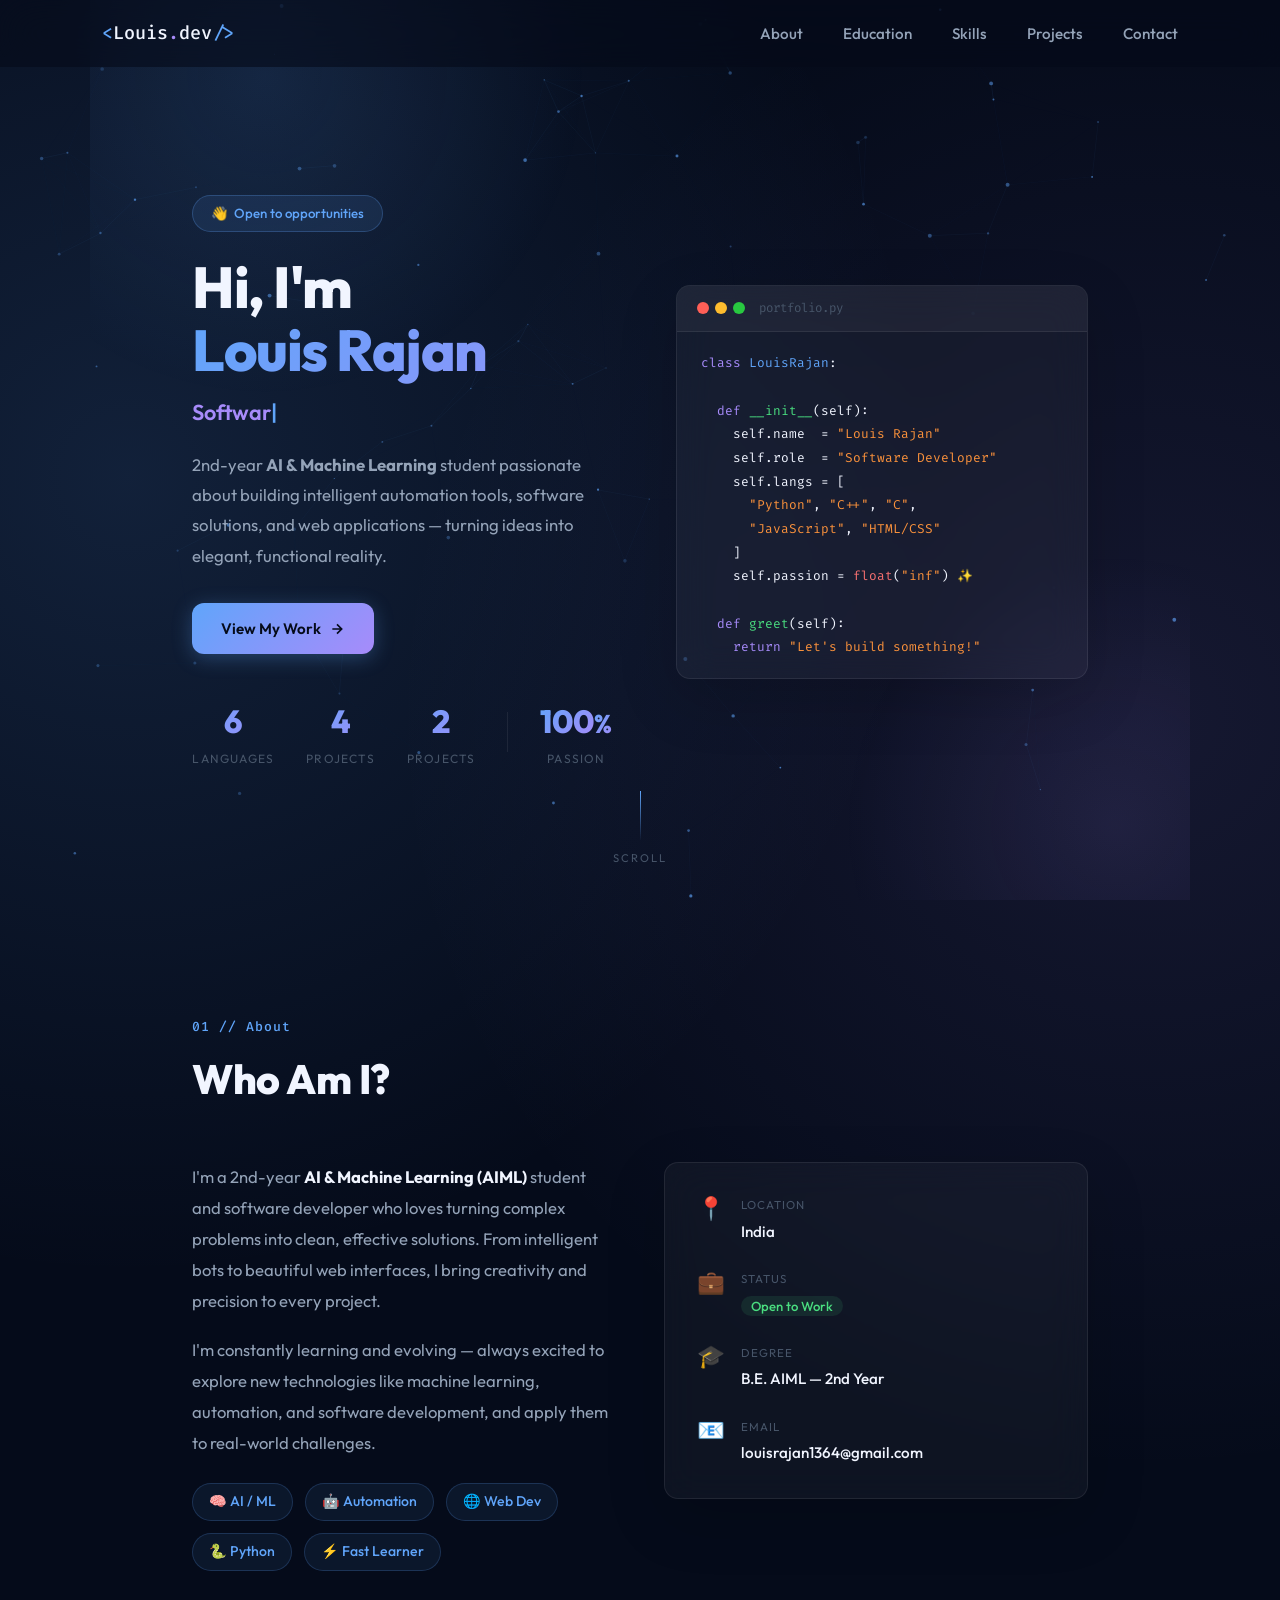
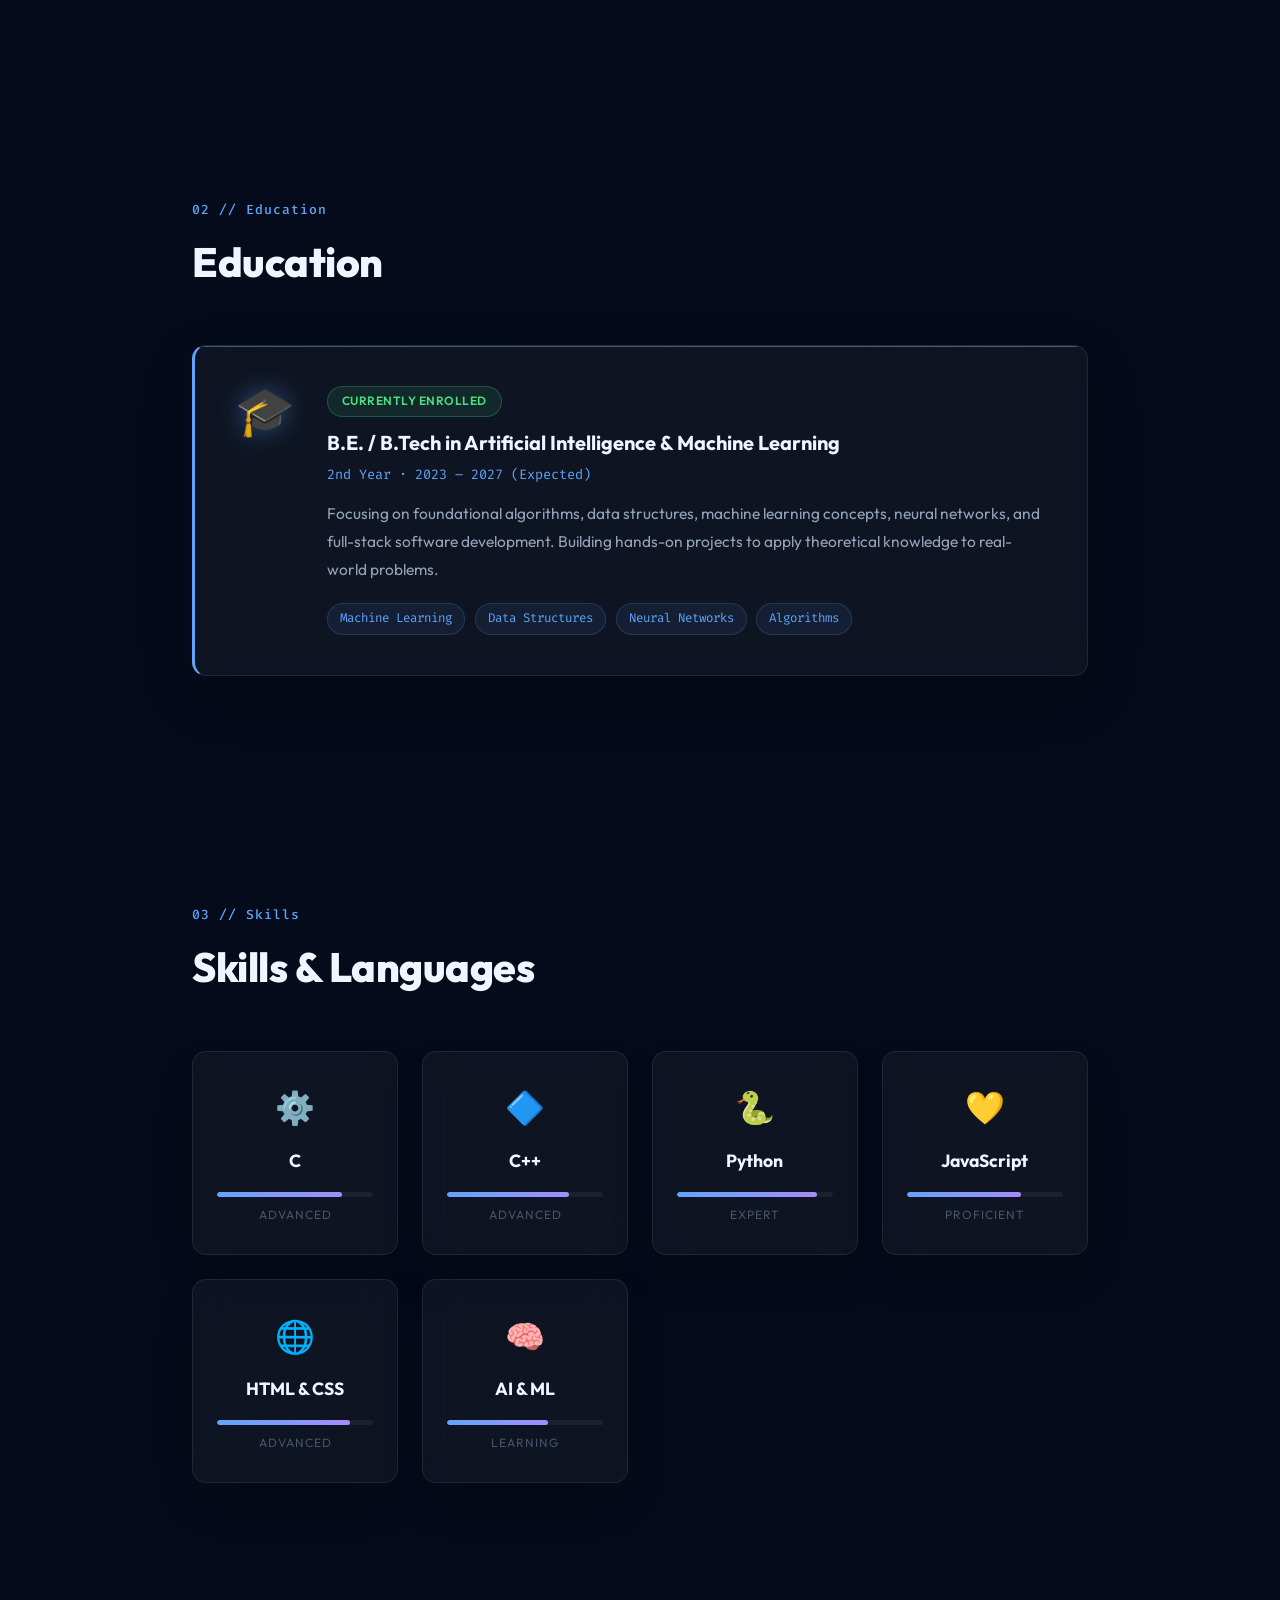
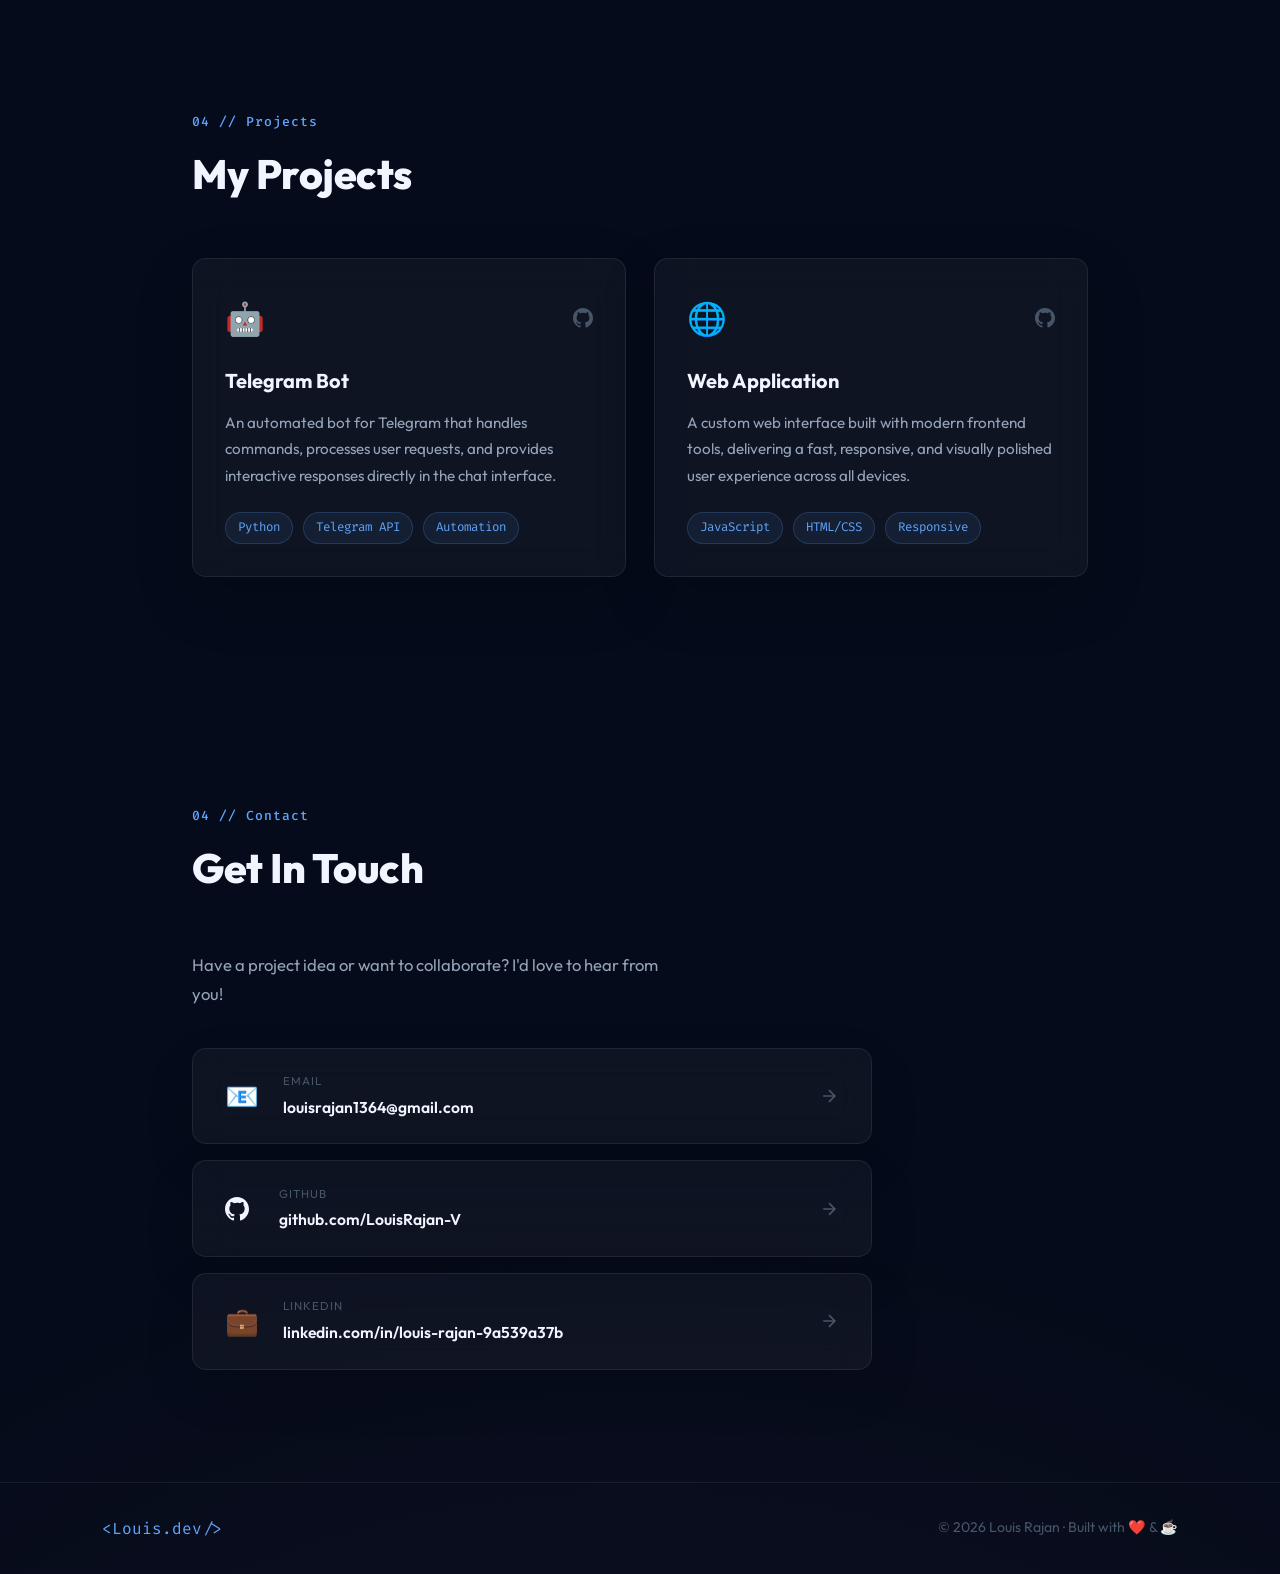
<file: index.html>
<!DOCTYPE html>
<html lang="en">
<head>
  <meta charset="UTF-8" />
  <meta name="viewport" content="width=device-width, initial-scale=1.0" />
  <meta name="description" content="Louis Rajan – AI & Machine Learning student and Software Developer. Portfolio showcasing skills, projects, and contact." />
  <title>Louis Rajan | AIML Student & Developer</title>
  <link rel="preconnect" href="https://fonts.googleapis.com" />
  <link rel="preconnect" href="https://fonts.gstatic.com" crossorigin />
  <link href="https://fonts.googleapis.com/css2?family=Outfit:wght@300;400;500;600;700;800&family=Fira+Code:wght@400;500&display=swap" rel="stylesheet" />
  <link rel="stylesheet" href="style.css" />
</head>
<body>

  <!-- Particle Canvas -->
  <canvas id="particles-canvas"></canvas>

  <!-- ── NAV ── -->
  <nav id="navbar">
    <a href="#hero" class="nav-logo">
      <span class="bracket">&lt;</span>Louis<span class="dot-accent">.</span>dev<span class="bracket">/&gt;</span>
    </a>
    <ul class="nav-links" id="nav-links">
      <li><a href="#about"     class="nav-link">About</a></li>
      <li><a href="#education" class="nav-link">Education</a></li>
      <li><a href="#skills"    class="nav-link">Skills</a></li>
      <li><a href="#projects"  class="nav-link">Projects</a></li>
      <li><a href="#contact"   class="nav-link">Contact</a></li>
    </ul>
    <button class="hamburger" id="hamburger" aria-label="Toggle navigation">
      <span></span><span></span><span></span>
    </button>
  </nav>

  <!-- ── HERO ── -->
  <section id="hero">
    <div class="hero-left">
      <div class="badge reveal">👋 &nbsp;Open to opportunities</div>
      <h1 class="hero-title reveal">
        Hi, I'm<br><span class="gradient-text">Louis Rajan</span>
      </h1>
      <p class="hero-role reveal">
        <span id="typed-text"></span><span class="cursor">|</span>
      </p>
      <p class="hero-desc reveal">
        2nd-year <strong>AI &amp; Machine Learning</strong> student passionate about building intelligent automation tools, software solutions, and web applications — turning ideas into elegant, functional reality.
      </p>
      <div class="hero-btns reveal">
        <a href="#projects" class="btn btn-primary">
          View My Work
          <svg width="16" height="16" viewBox="0 0 24 24" fill="none" stroke="currentColor" stroke-width="2.5"><path d="M5 12h14M12 5l7 7-7 7"/></svg>
        </a>
      </div>
      <div class="hero-stats reveal">
        <div class="stat">
          <div class="stat-num" data-target="6">0</div>
          <div class="stat-lbl">Languages</div>
        </div>
          <div class="stat">
            <div class="stat-num" data-target="4">0</div>
            <div class="stat-lbl">Projects</div>
          </div>
        <div class="stat">
          <div class="stat-num" data-target="2">0</div>
          <div class="stat-lbl">Projects</div>
        </div>
        <div class="stat-sep"></div>
        <div class="stat">
          <div><span class="stat-num" data-target="100">0</span><span class="stat-pct">%</span></div>
          <div class="stat-lbl">Passion</div>
        </div>
      </div>
    </div>

    <div class="hero-right reveal-right">
      <div class="code-window glass">
        <div class="win-bar">
          <span class="win-dot r"></span>
          <span class="win-dot y"></span>
          <span class="win-dot g"></span>
          <span class="win-title">portfolio.py</span>
        </div>
        <pre class="win-code"><span class="ck">class</span> <span class="cc">LouisRajan</span>:

  <span class="ck">def</span> <span class="cf">__init__</span>(self):
    self.name  = <span class="cs">"Louis Rajan"</span>
    self.role  = <span class="cs">"Software Developer"</span>
    self.langs = [
      <span class="cs">"Python"</span>, <span class="cs">"C++"</span>, <span class="cs">"C"</span>,
      <span class="cs">"JavaScript"</span>, <span class="cs">"HTML/CSS"</span>
    ]
    self.passion = <span class="cn">float</span>(<span class="cs">"inf"</span>) <span class="cm">✨</span>

  <span class="ck">def</span> <span class="cf">greet</span>(self):
    <span class="ck">return</span> <span class="cs">"Let's build something!"</span></pre>
      </div>
    </div>

    <div class="scroll-hint">
      <div class="scroll-line"></div>
      <span>SCROLL</span>
    </div>
  </section>

  <!-- ── ABOUT ── -->
  <section id="about">
    <div class="sec-head reveal">
      <span class="sec-tag">01 // About</span>
      <h2 class="sec-title">Who Am I?</h2>
    </div>
    <div class="about-grid">
      <div class="about-text reveal">
        <p>I'm a 2nd-year <strong>AI &amp; Machine Learning (AIML)</strong> student and software developer who loves turning complex problems into clean, effective solutions. From intelligent bots to beautiful web interfaces, I bring creativity and precision to every project.</p>
        <p>I'm constantly learning and evolving — always excited to explore new technologies like machine learning, automation, and software development, and apply them to real-world challenges.</p>
        <div class="chip-row">
          <span class="chip">🧠 AI / ML</span>
          <span class="chip">🤖 Automation</span>
          <span class="chip">🌐 Web Dev</span>
          <span class="chip">🐍 Python</span>
          <span class="chip">⚡ Fast Learner</span>
        </div>
      </div>
      <div class="about-card glass reveal-right">
        <div class="ainfo">
          <span class="ainfo-icon">📍</span>
          <div><span class="ainfo-label">Location</span><span class="ainfo-val">India</span></div>
        </div>
        <div class="ainfo">
          <span class="ainfo-icon">💼</span>
          <div><span class="ainfo-label">Status</span><span class="ainfo-val green-pill">Open to Work</span></div>
        </div>
        <div class="ainfo">
          <span class="ainfo-icon">🎓</span>
          <div><span class="ainfo-label">Degree</span><span class="ainfo-val">B.E. AIML — 2nd Year</span></div>
        </div>
        <div class="ainfo">
          <span class="ainfo-icon">📧</span>
          <div><span class="ainfo-label">Email</span><span class="ainfo-val">louisrajan1364@gmail.com</span></div>
        </div>
      </div>
    </div>
  </section>

  <!-- ── EDUCATION ── -->
  <section id="education">
    <div class="sec-head reveal">
      <span class="sec-tag">02 // Education</span>
      <h2 class="sec-title">Education</h2>
    </div>
    <div class="edu-card glass reveal">
      <div class="edu-icon">🎓</div>
      <div class="edu-body">
        <div class="edu-badge">Currently Enrolled</div>
        <h3 class="edu-degree">B.E. / B.Tech in Artificial Intelligence &amp; Machine Learning</h3>
        <p class="edu-year">2nd Year · 2023 – 2027 (Expected)</p>
        <p class="edu-desc">Focusing on foundational algorithms, data structures, machine learning concepts, neural networks, and full-stack software development. Building hands-on projects to apply theoretical knowledge to real-world problems.</p>
        <div class="edu-tags">
          <span class="tag-pill">Machine Learning</span>
          <span class="tag-pill">Data Structures</span>
          <span class="tag-pill">Neural Networks</span>
          <span class="tag-pill">Algorithms</span>
        </div>
      </div>
    </div>
  </section>

  <!-- ── SKILLS ── -->
  <section id="skills">
    <div class="sec-head reveal">
      <span class="sec-tag">03 // Skills</span>
      <h2 class="sec-title">Skills &amp; Languages</h2>
    </div>
    <div class="skills-grid">
      <div class="skill-card glass reveal" style="--d:0s">
        <div class="skill-emoji">⚙️</div>
        <div class="skill-name">C</div>
        <div class="skill-bar"><div class="skill-fill" data-w="80"></div></div>
        <div class="skill-lvl">Advanced</div>
      </div>
      <div class="skill-card glass reveal" style="--d:.1s">
        <div class="skill-emoji">🔷</div>
        <div class="skill-name">C++</div>
        <div class="skill-bar"><div class="skill-fill" data-w="78"></div></div>
        <div class="skill-lvl">Advanced</div>
      </div>
      <div class="skill-card glass reveal" style="--d:.2s">
        <div class="skill-emoji">🐍</div>
        <div class="skill-name">Python</div>
        <div class="skill-bar"><div class="skill-fill" data-w="90"></div></div>
        <div class="skill-lvl">Expert</div>
      </div>
      <div class="skill-card glass reveal" style="--d:.3s">
        <div class="skill-emoji">💛</div>
        <div class="skill-name">JavaScript</div>
        <div class="skill-bar"><div class="skill-fill" data-w="73"></div></div>
        <div class="skill-lvl">Proficient</div>
      </div>
      <div class="skill-card glass reveal" style="--d:.4s">
        <div class="skill-emoji">🌐</div>
        <div class="skill-name">HTML &amp; CSS</div>
        <div class="skill-bar"><div class="skill-fill" data-w="85"></div></div>
        <div class="skill-lvl">Advanced</div>
      </div>
      <div class="skill-card glass reveal" style="--d:.5s">
        <div class="skill-emoji">🧠</div>
        <div class="skill-name">AI &amp; ML</div>
        <div class="skill-bar"><div class="skill-fill" data-w="65"></div></div>
        <div class="skill-lvl">Learning</div>
      </div>
    </div>
  </section>

  <!-- ── PROJECTS ── -->
  <section id="projects">
    <div class="sec-head reveal">
      <span class="sec-tag">04 // Projects</span>
      <h2 class="sec-title">My Projects</h2>
    </div>
    <div class="projects-grid">

      <div class="proj-card glass reveal" style="--d:0s">
        <div class="proj-top-line"></div>
        <div class="proj-header">
          <div class="proj-icon">🤖</div>
          <a href="https://github.com/LouisRajan-V" target="_blank" class="proj-gh-link" title="GitHub">
            <svg width="20" height="20" viewBox="0 0 24 24" fill="currentColor"><path d="M12 0C5.37 0 0 5.37 0 12c0 5.3 3.44 9.8 8.2 11.39.6.11.82-.26.82-.58v-2.04c-3.34.73-4.04-1.61-4.04-1.61-.55-1.38-1.33-1.74-1.33-1.74-1.09-.74.08-.73.08-.73 1.2.09 1.84 1.24 1.84 1.24 1.07 1.84 2.8 1.31 3.49 1 .11-.78.42-1.31.76-1.61-2.66-.3-5.47-1.33-5.47-5.93 0-1.31.47-2.38 1.24-3.22-.13-.3-.54-1.52.12-3.18 0 0 1.01-.32 3.3 1.23a11.5 11.5 0 013-.4c1.02 0 2.04.14 3 .4 2.28-1.55 3.29-1.23 3.29-1.23.66 1.66.25 2.88.12 3.18.77.84 1.24 1.91 1.24 3.22 0 4.61-2.81 5.63-5.48 5.92.43.37.81 1.1.81 2.22v3.29c0 .32.22.7.83.58C20.56 21.8 24 17.3 24 12c0-6.63-5.37-12-12-12z"/></svg>
          </a>
        </div>
        <h3 class="proj-title">Telegram Bot</h3>
        <p class="proj-desc">An automated bot for Telegram that handles commands, processes user requests, and provides interactive responses directly in the chat interface.</p>
        <div class="proj-tags">
          <span class="tag-pill">Python</span>
          <span class="tag-pill">Telegram API</span>
          <span class="tag-pill">Automation</span>
        </div>
      </div>

      <div class="proj-card glass reveal" style="--d:.15s">
        <div class="proj-top-line"></div>
        <div class="proj-header">
          <div class="proj-icon">🌐</div>
          <a href="https://github.com/LouisRajan-V" target="_blank" class="proj-gh-link" title="GitHub">
            <svg width="20" height="20" viewBox="0 0 24 24" fill="currentColor"><path d="M12 0C5.37 0 0 5.37 0 12c0 5.3 3.44 9.8 8.2 11.39.6.11.82-.26.82-.58v-2.04c-3.34.73-4.04-1.61-4.04-1.61-.55-1.38-1.33-1.74-1.33-1.74-1.09-.74.08-.73.08-.73 1.2.09 1.84 1.24 1.84 1.24 1.07 1.84 2.8 1.31 3.49 1 .11-.78.42-1.31.76-1.61-2.66-.3-5.47-1.33-5.47-5.93 0-1.31.47-2.38 1.24-3.22-.13-.3-.54-1.52.12-3.18 0 0 1.01-.32 3.3 1.23a11.5 11.5 0 013-.4c1.02 0 2.04.14 3 .4 2.28-1.55 3.29-1.23 3.29-1.23.66 1.66.25 2.88.12 3.18.77.84 1.24 1.91 1.24 3.22 0 4.61-2.81 5.63-5.48 5.92.43.37.81 1.1.81 2.22v3.29c0 .32.22.7.83.58C20.56 21.8 24 17.3 24 12c0-6.63-5.37-12-12-12z"/></svg>
          </a>
        </div>
        <h3 class="proj-title">Web Application</h3>
        <p class="proj-desc">A custom web interface built with modern frontend tools, delivering a fast, responsive, and visually polished user experience across all devices.</p>
        <div class="proj-tags">
          <span class="tag-pill">JavaScript</span>
          <span class="tag-pill">HTML/CSS</span>
          <span class="tag-pill">Responsive</span>
        </div>
      </div>

    </div>
  </section>

  <!-- ── CONTACT ── -->
  <section id="contact">
    <div class="sec-head reveal">
      <span class="sec-tag">04 // Contact</span>
      <h2 class="sec-title">Get In Touch</h2>
    </div>
    <p class="contact-sub reveal">Have a project idea or want to collaborate? I'd love to hear from you!</p>
    <div class="contact-list">
      <a href="mailto:louisrajan1364@gmail.com" class="ccard glass reveal" style="--d:0s">
        <span class="ccard-icon">📧</span>
        <div class="ccard-info">
          <span class="ccard-type">Email</span>
          <span class="ccard-val">louisrajan1364@gmail.com</span>
        </div>
        <svg class="ccard-arrow" width="20" height="20" viewBox="0 0 24 24" fill="none" stroke="currentColor" stroke-width="2"><path d="M5 12h14M12 5l7 7-7 7"/></svg>
      </a>
      <a href="https://github.com/LouisRajan-V" target="_blank" class="ccard glass reveal" style="--d:.1s">
        <span class="ccard-icon">
          <svg width="24" height="24" viewBox="0 0 24 24" fill="currentColor"><path d="M12 0C5.37 0 0 5.37 0 12c0 5.3 3.44 9.8 8.2 11.39.6.11.82-.26.82-.58v-2.04c-3.34.73-4.04-1.61-4.04-1.61-.55-1.38-1.33-1.74-1.33-1.74-1.09-.74.08-.73.08-.73 1.2.09 1.84 1.24 1.84 1.24 1.07 1.84 2.8 1.31 3.49 1 .11-.78.42-1.31.76-1.61-2.66-.3-5.47-1.33-5.47-5.93 0-1.31.47-2.38 1.24-3.22-.13-.3-.54-1.52.12-3.18 0 0 1.01-.32 3.3 1.23a11.5 11.5 0 013-.4c1.02 0 2.04.14 3 .4 2.28-1.55 3.29-1.23 3.29-1.23.66 1.66.25 2.88.12 3.18.77.84 1.24 1.91 1.24 3.22 0 4.61-2.81 5.63-5.48 5.92.43.37.81 1.1.81 2.22v3.29c0 .32.22.7.83.58C20.56 21.8 24 17.3 24 12c0-6.63-5.37-12-12-12z"/></svg>
        </span>
        <div class="ccard-info">
          <span class="ccard-type">GitHub</span>
          <span class="ccard-val">github.com/LouisRajan-V</span>
        </div>
        <svg class="ccard-arrow" width="20" height="20" viewBox="0 0 24 24" fill="none" stroke="currentColor" stroke-width="2"><path d="M5 12h14M12 5l7 7-7 7"/></svg>
      </a>
      <a href="https://www.linkedin.com/in/louis-rajan-9a539a37b" target="_blank" class="ccard glass reveal" style="--d:.2s">
        <span class="ccard-icon">💼</span>
        <div class="ccard-info">
          <span class="ccard-type">LinkedIn</span>
          <span class="ccard-val">linkedin.com/in/louis-rajan-9a539a37b</span>
        </div>
        <svg class="ccard-arrow" width="20" height="20" viewBox="0 0 24 24" fill="none" stroke="currentColor" stroke-width="2"><path d="M5 12h14M12 5l7 7-7 7"/></svg>
      </a>
    </div>
  </section>

  <!-- ── FOOTER ── -->
  <footer>
    <span class="footer-logo">&lt;Louis.dev/&gt;</span>
    <p>© 2026 Louis Rajan · Built with ❤️ &amp; ☕</p>
  </footer>

  <script src="script.js"></script>
</body>
</html>
</file>
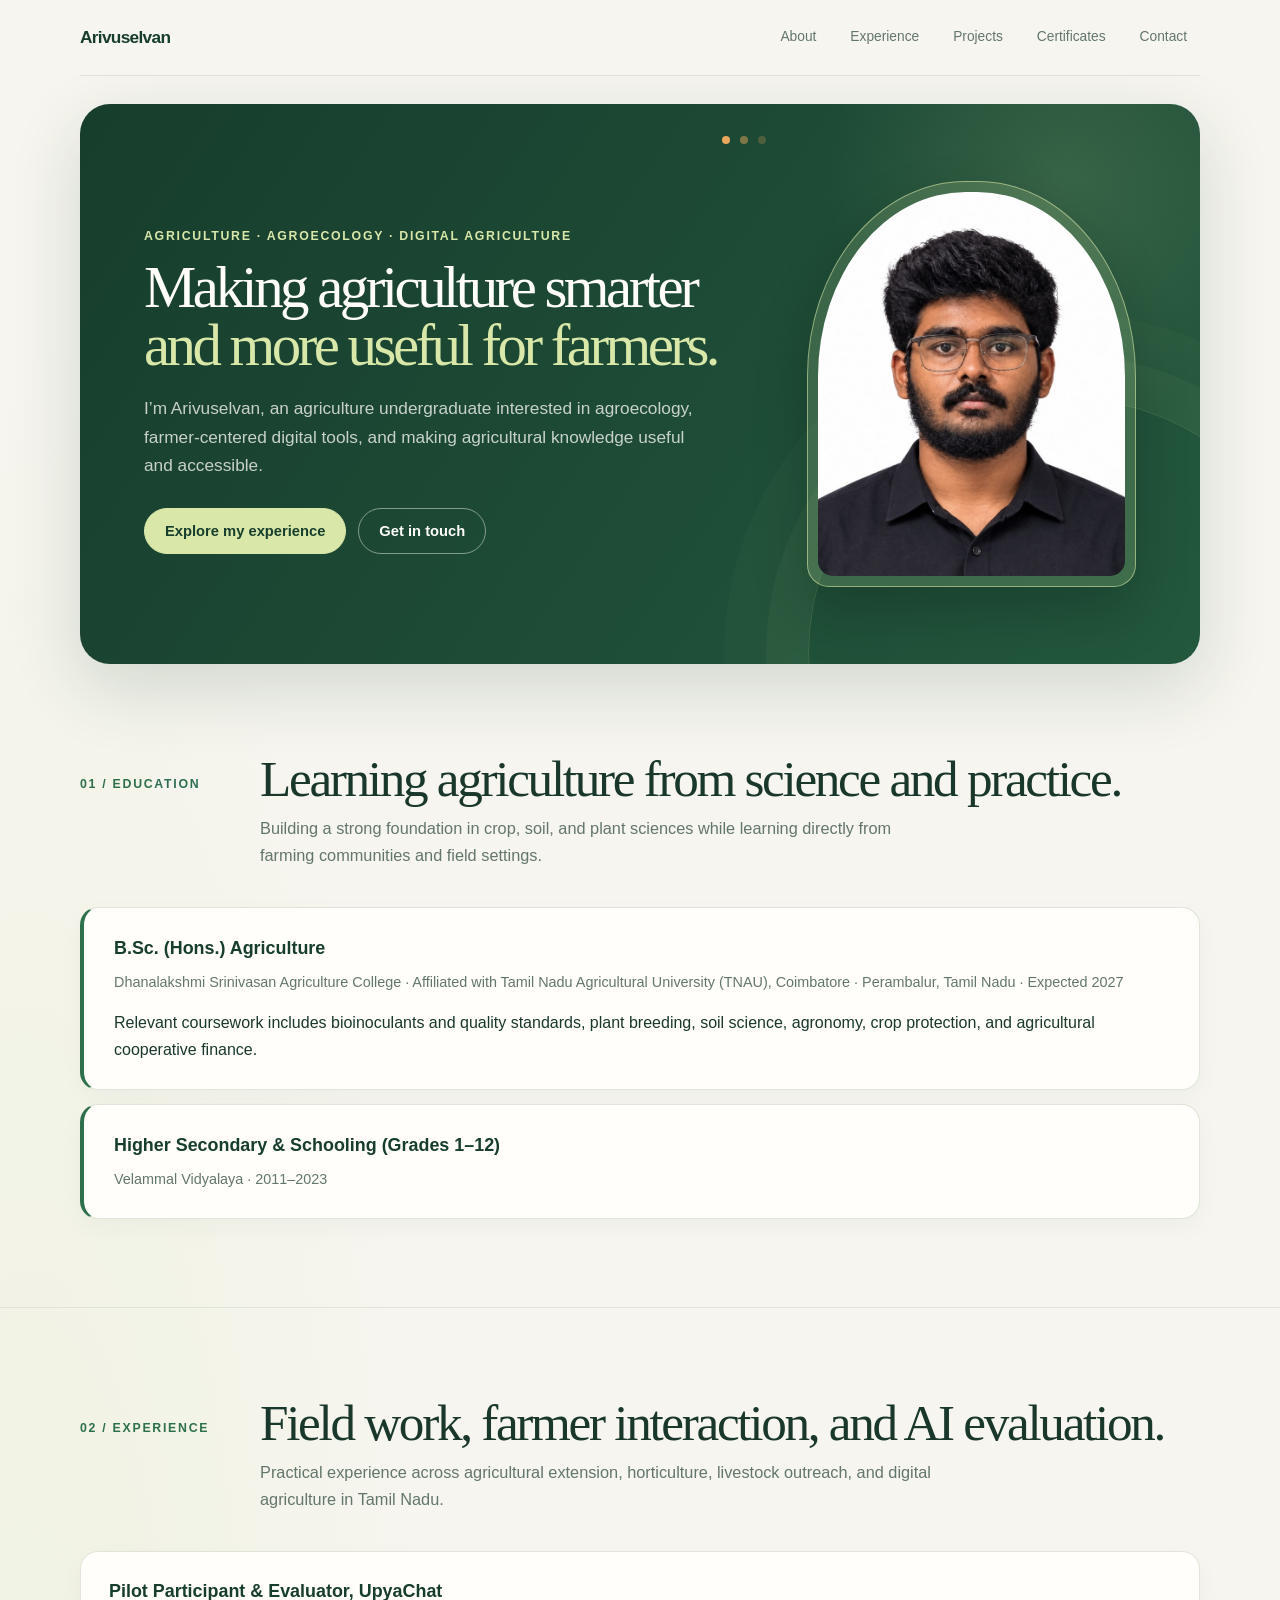
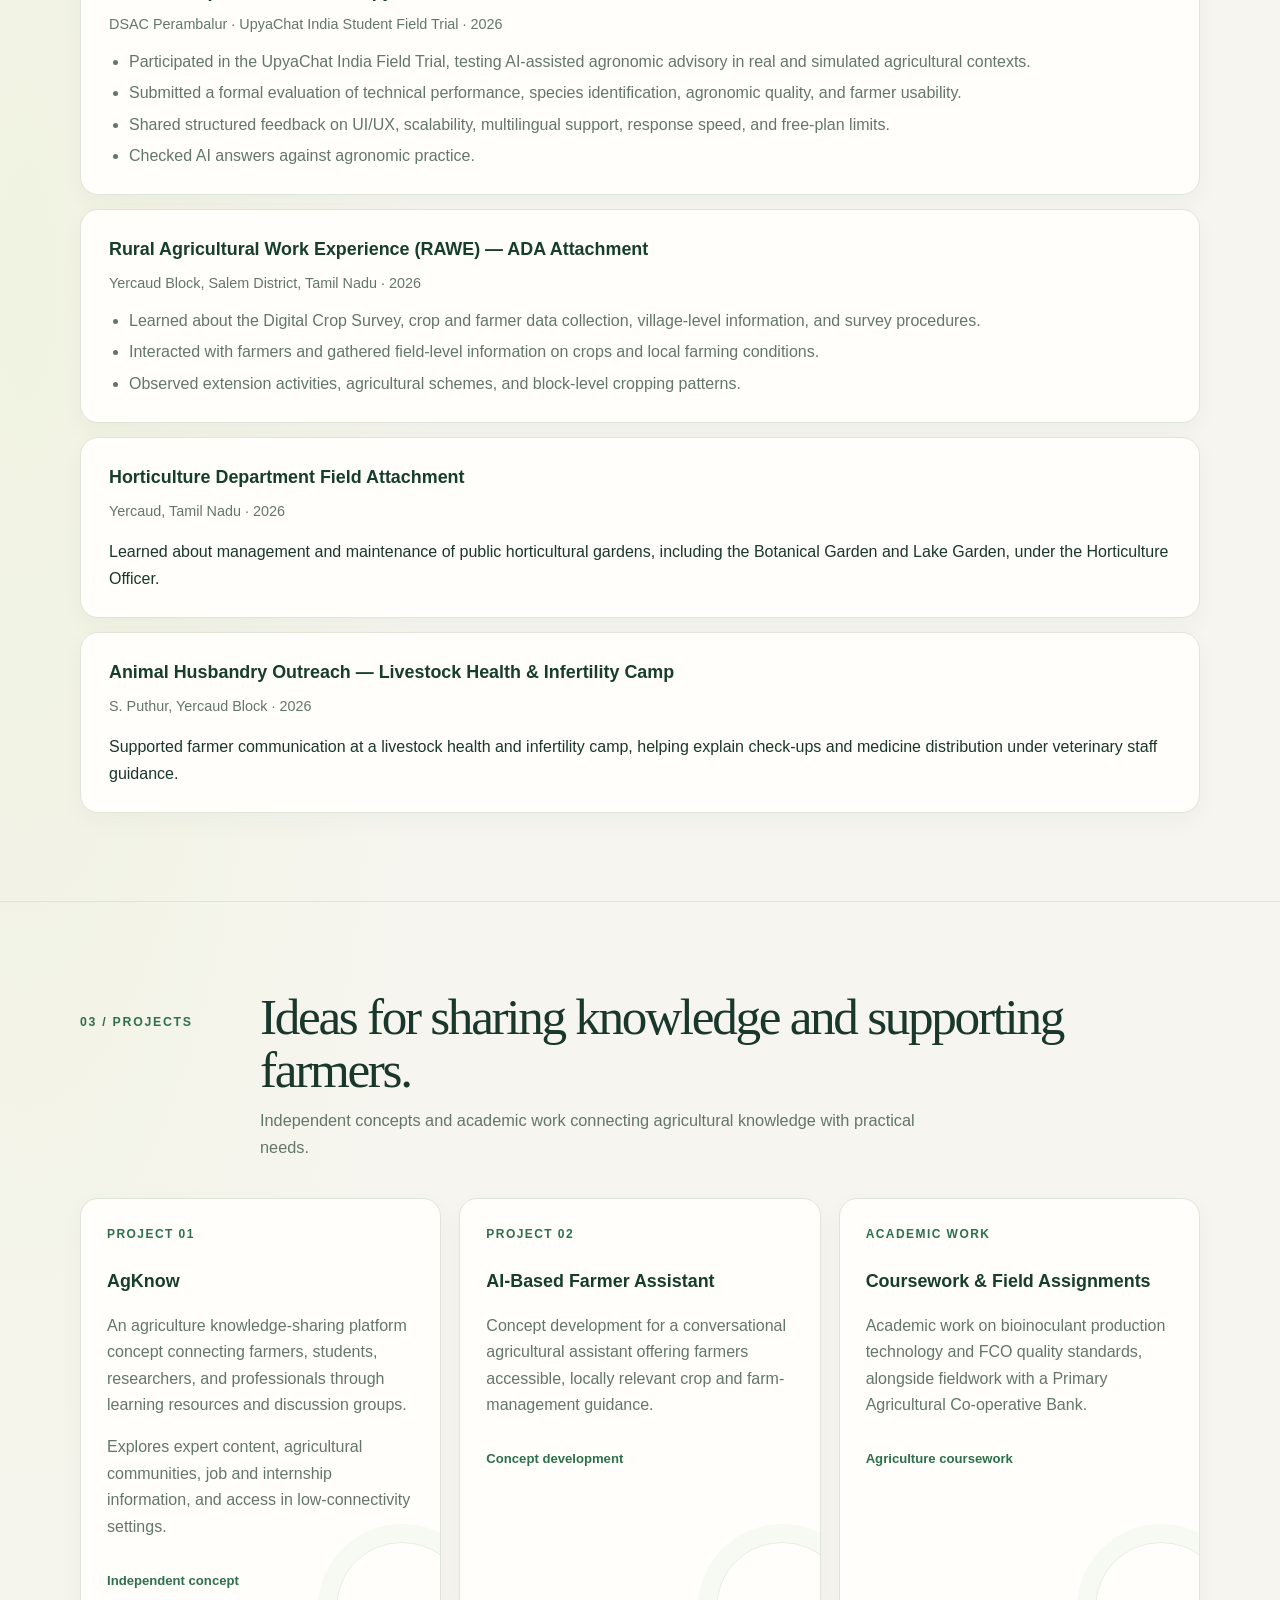
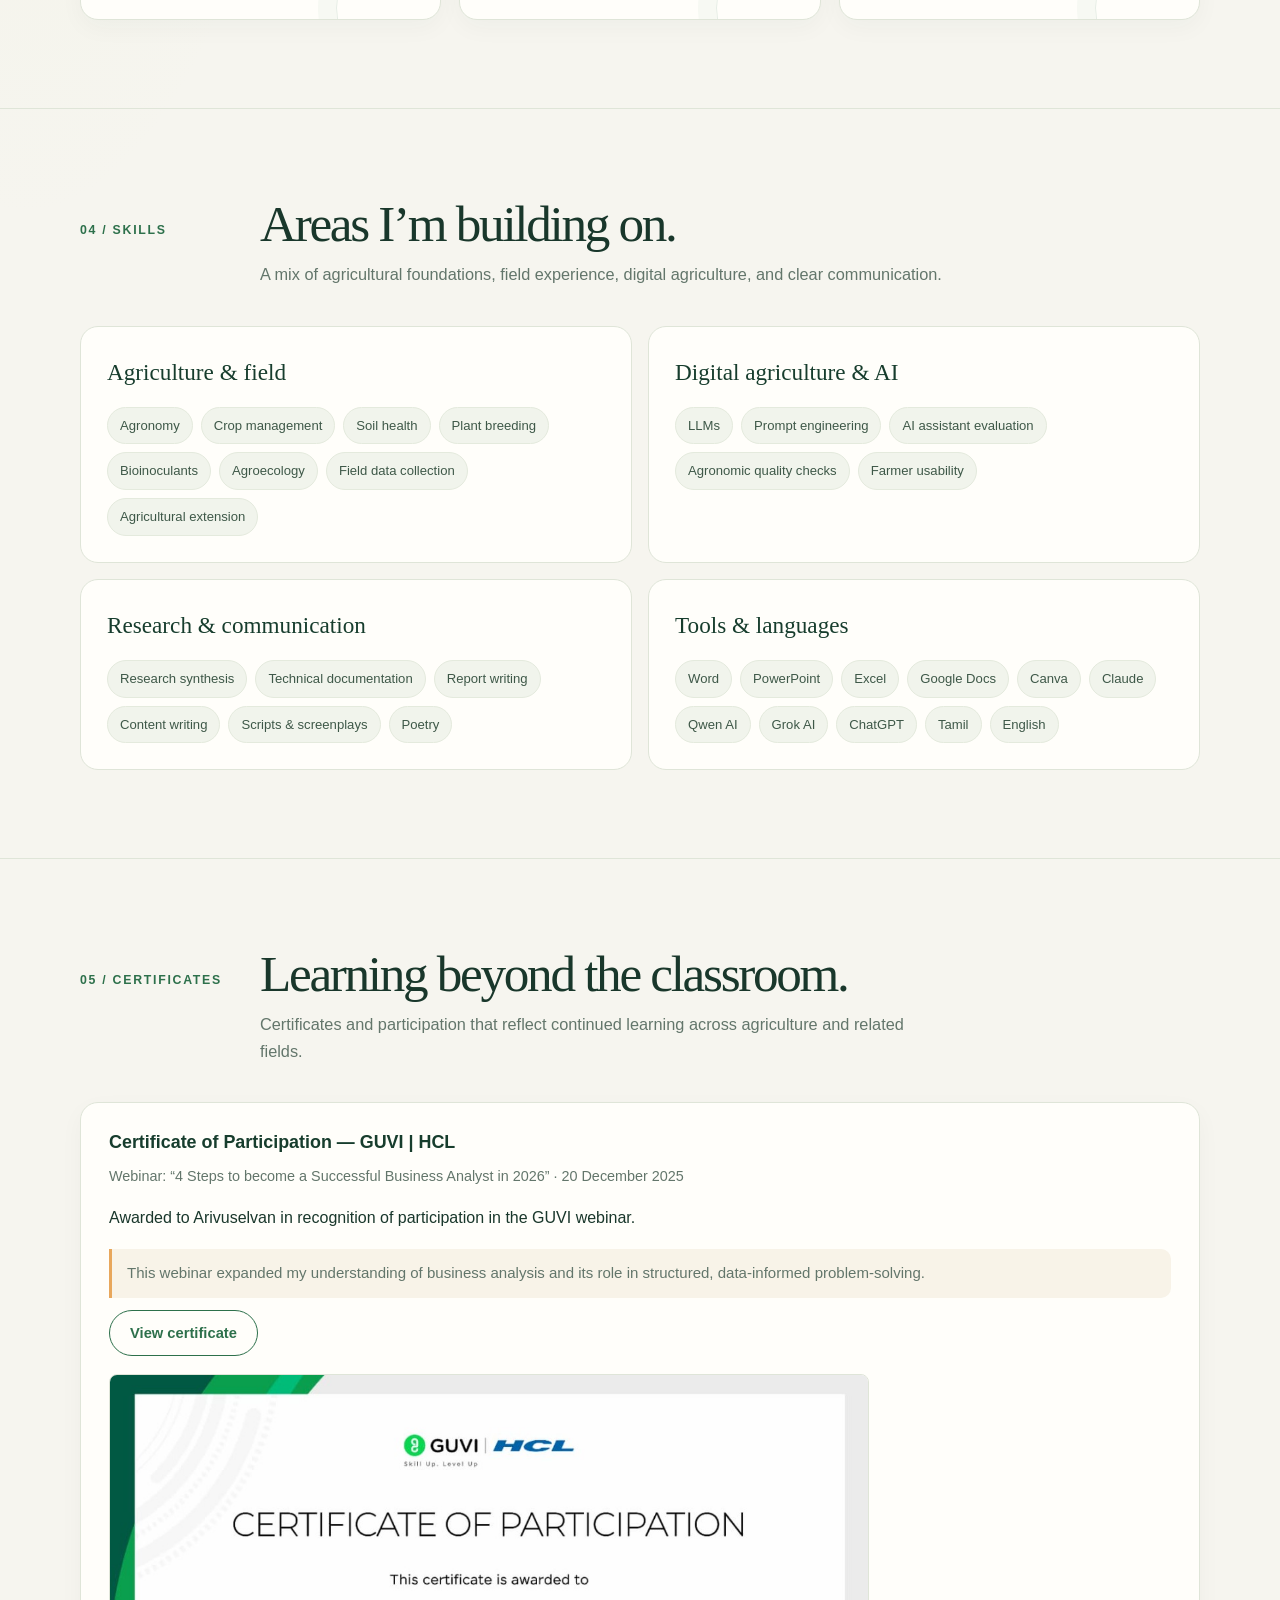
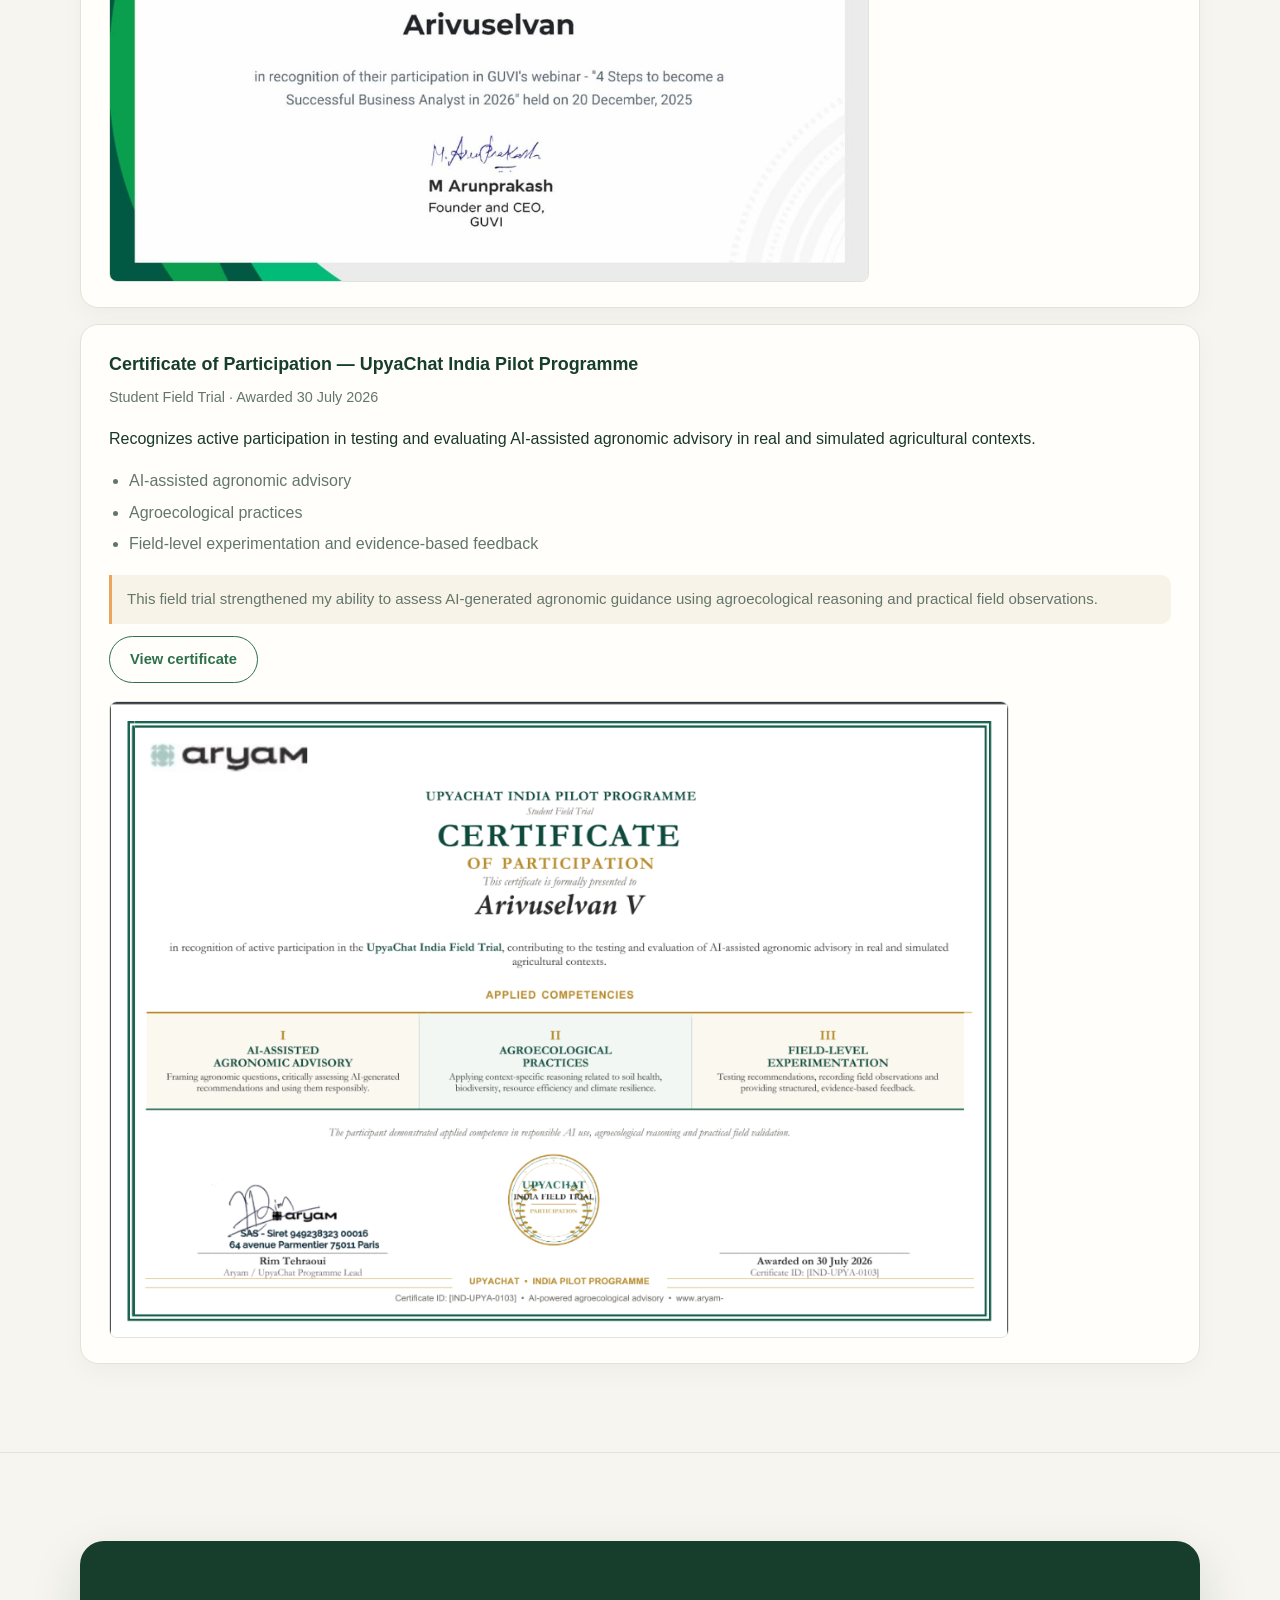
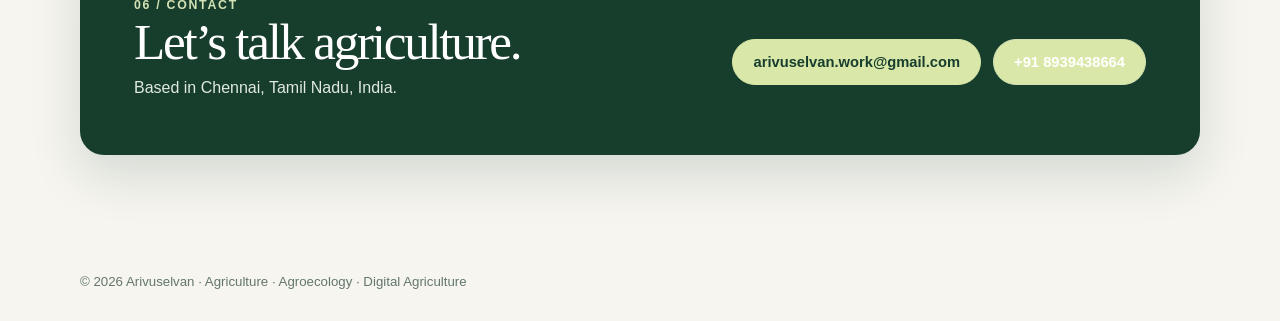
<file: agriculture-portfolio/index.html>
<!doctype html>
<html lang="en">
<head>
  <meta charset="utf-8">
  <meta name="viewport" content="width=device-width, initial-scale=1">
  <meta name="description" content="Arivuselvan — agriculture undergraduate focused on agroecology, field experience, and digital agriculture.">
  <meta name="theme-color" content="#f5f4ed">
  <title>Arivuselvan | Agriculture & Digital Agriculture</title>
  <style>
    :root {
      color-scheme: light;
      --ink: #19372b;
      --muted: #63766b;
      --green: #2d704b;
      --green-dark: #173d2d;
      --lime: #d9e8a9;
      --paper: #f6f5ef;
      --white: #fffefa;
      --line: #dfe5d8;
      --orange: #e8a75c;
      --serif: Georgia, "Times New Roman", serif;
      --sans: "Segoe UI", Arial, sans-serif;
    }

    * { box-sizing: border-box; }
    html { scroll-behavior: smooth; scroll-padding-top: 90px; }
    body {
      margin: 0;
      background:
        radial-gradient(ellipse at 2% 28%, rgba(217, 232, 169, .2), transparent 25rem),
        var(--paper);
      color: var(--ink);
      font: 16px/1.65 var(--sans);
    }
    a { color: inherit; }
    .wrap { width: min(1120px, calc(100% - 44px)); margin-inline: auto; }
    header {
      position: sticky;
      top: 0;
      z-index: 5;
      display: flex;
      justify-content: space-between;
      align-items: center;
      min-height: 76px;
      background: rgba(246, 245, 239, .92);
      border-bottom: 1px solid rgba(25, 55, 43, .1);
      backdrop-filter: blur(16px);
    }
    .brand { color: var(--green-dark); font-size: 1.08rem; font-weight: 800; letter-spacing: -.04em; text-decoration: none; }
    nav { display: flex; align-items: center; gap: 8px; }
    nav a {
      color: var(--muted);
      padding: 9px 13px;
      border-radius: 999px;
      font-size: .86rem;
      text-decoration: none;
      transition: background .2s ease, color .2s ease;
    }
    nav a:hover, nav a:focus-visible { background: #e9eee2; color: var(--green-dark); }
    .hero {
      position: relative;
      isolation: isolate;
      display: grid;
      grid-template-columns: minmax(0, 1.3fr) minmax(220px, .7fr);
      gap: clamp(30px, 4vw, 56px);
      align-items: center;
      min-height: 560px;
      margin-top: 28px;
      padding: clamp(34px, 5vw, 64px);
      overflow: hidden;
      border-radius: 30px;
      background:
        radial-gradient(circle at 88% 14%, rgba(217, 232, 169, .13), transparent 15rem),
        linear-gradient(125deg, #173d2d 0%, #23583d 100%);
      color: #fffefa;
      box-shadow: 0 24px 70px rgba(23, 61, 45, .16);
    }
    .hero::before, .hero::after { position: absolute; z-index: -1; content: ""; pointer-events: none; }
    .hero::before {
      right: -120px;
      bottom: -245px;
      width: 510px;
      height: 510px;
      border: 1px solid rgba(217, 232, 169, .16);
      border-radius: 50%;
      box-shadow: 0 0 0 42px rgba(217, 232, 169, .035), 0 0 0 84px rgba(217, 232, 169, .025);
    }
    .hero::after {
      top: 32px;
      right: 42%;
      width: 8px;
      height: 8px;
      border-radius: 50%;
      background: var(--orange);
      box-shadow: 18px 0 0 rgba(232, 167, 92, .48), 36px 0 0 rgba(232, 167, 92, .24);
    }
    .eyebrow {
      color: var(--green);
      font-size: .77rem;
      font-weight: 750;
      letter-spacing: .14em;
      text-transform: uppercase;
    }
    .hero .eyebrow { color: var(--lime); }
    h1, h2, h3 { margin-top: 0; }
    h1 {
      max-width: 720px;
      margin-bottom: 20px;
      font: 500 clamp(3.2rem, 4.6vw, 4.5rem)/.98 var(--serif);
      letter-spacing: -.06em;
    }
    h1 span { color: var(--lime); }
    .lead { max-width: 550px; color: rgba(255, 254, 250, .76); font-size: 1.08rem; }
    .actions { display: flex; flex-wrap: wrap; gap: 12px; margin-top: 28px; }
    .button {
      display: inline-flex;
      align-items: center;
      justify-content: center;
      min-height: 46px;
      padding: 10px 20px;
      border: 1px solid var(--green);
      border-radius: 999px;
      background: var(--green);
      color: white;
      font-size: .92rem;
      font-weight: 650;
      text-decoration: none;
      transition: transform .2s ease, background .2s ease, box-shadow .2s ease;
    }
    .button:hover, .button:focus-visible {
      transform: translateY(-2px);
      box-shadow: 0 9px 22px rgba(23, 61, 45, .16);
    }
    .button.secondary { background: transparent; color: var(--green); }
    .hero .button { border-color: var(--lime); background: var(--lime); color: var(--green-dark); }
    .hero .button.secondary { border-color: rgba(255, 254, 250, .45); background: transparent; color: #fffefa; }
    .portrait-frame {
      position: relative;
      width: min(100%, 340px);
      justify-self: center;
      padding: 10px;
      border: 1px solid rgba(217, 232, 169, .56);
      border-radius: 48% 48% 22px 22px;
      background: rgba(217, 232, 169, .16);
      box-shadow: 0 25px 55px rgba(0, 0, 0, .2);
    }
    .portrait-frame img {
      display: block;
      width: 100%;
      aspect-ratio: 4 / 5;
      border-radius: 48% 48% 15px 15px;
      object-fit: cover;
      object-position: center 38%;
    }
    section { padding-block: 88px; }
    section + section { border-top: 1px solid var(--line); }
    .section-heading {
      display: grid;
      grid-template-columns: 150px 1fr;
      gap: 30px;
      margin-bottom: 38px;
    }
    .section-heading .eyebrow { padding-top: 10px; }
    h2 { margin-bottom: 10px; font: 500 clamp(2.2rem, 4vw, 3.5rem)/1.04 var(--serif); letter-spacing: -.045em; }
    .section-intro { max-width: 690px; margin: 0; color: var(--muted); font-size: 1.02rem; }
    .education, .experience-card, .project {
      border: 1px solid var(--line);
      border-radius: 18px;
      background: var(--white);
      box-shadow: 0 8px 24px rgba(25, 55, 43, .035);
      transition: transform .22s ease, box-shadow .22s ease, border-color .22s ease;
    }
    .education:hover, .experience-card:hover, .project:hover, .skill-group:hover {
      transform: translateY(-4px);
      border-color: #bdcfb8;
      box-shadow: 0 16px 34px rgba(25, 55, 43, .09);
    }
    .education { padding: 26px 30px; border-left: 4px solid var(--green); }
    .education + .education { margin-top: 14px; }
    .education h3, .experience-card h3, .project h3 { margin-bottom: 7px; color: var(--green-dark); font-size: 1.12rem; }
    .meta { margin: 0 0 12px; color: var(--muted); font-size: .9rem; }
    .education p:last-child, .experience-card p:last-child, .project p:last-child { margin-bottom: 0; }
    .experience-list { display: grid; gap: 14px; }
    .experience-card { padding: 25px 28px; }
    .experience-card ul { margin: 12px 0 0; padding-left: 20px; color: var(--muted); }
    .experience-card li + li { margin-top: 5px; }
    .certificate-note { margin: 18px 0 12px; padding: 12px 15px; border-left: 3px solid var(--orange); border-radius: 0 10px 10px 0; background: #f8f3e8; color: var(--muted); font-size: .94rem; }
    .project-grid { display: grid; grid-template-columns: repeat(3, 1fr); gap: 18px; }
    .project { position: relative; min-height: 250px; padding: 26px; overflow: hidden; }
    .project::after {
      position: absolute;
      right: -28px;
      bottom: -55px;
      width: 130px;
      height: 130px;
      border: 1px solid rgba(45, 112, 75, .12);
      border-radius: 50%;
      content: "";
      box-shadow: 0 0 0 18px rgba(45, 112, 75, .035);
      pointer-events: none;
    }
    .project .number { display: block; margin-bottom: 22px; color: var(--green); font-size: .75rem; font-weight: 800; letter-spacing: .12em; }
    .project p { color: var(--muted); }
    .status { display: inline-block; margin-top: 14px; color: var(--green); font-size: .82rem; font-weight: 700; }
    .skills-layout { display: grid; grid-template-columns: 1fr 1fr; gap: 16px; }
    .skill-group { padding: 26px; border: 1px solid var(--line); border-radius: 18px; background: var(--white); transition: transform .22s ease, box-shadow .22s ease; }
    .skill-group h3 { margin-bottom: 16px; color: var(--green-dark); font-family: var(--serif); font-size: 1.45rem; font-weight: 500; }
    .tags { display: flex; flex-wrap: wrap; gap: 8px; }
    .tag { padding: 7px 12px; border: 1px solid #e4eadd; border-radius: 999px; background: #f1f4ec; color: #3e5848; font-size: .82rem; }
    .contact {
      display: flex;
      justify-content: space-between;
      align-items: center;
      gap: 24px;
      padding: clamp(28px, 5vw, 54px);
      border-radius: 24px;
      background: var(--green-dark);
      color: white;
      box-shadow: 0 20px 50px rgba(23, 61, 45, .15);
    }
    .contact h2 { margin-bottom: 6px; }
    .contact p { margin: 0; color: #e0eadf; }
    .contact .button { flex: 0 0 auto; border-color: var(--lime); background: var(--lime); color: var(--green-dark); }
    footer { padding-block: 28px; color: var(--muted); font-size: .83rem; }
    a:focus-visible { outline: 3px solid var(--orange); outline-offset: 4px; }
    @media (prefers-reduced-motion: reduce) {
      *, *::before, *::after { scroll-behavior: auto !important; transition-duration: .01ms !important; }
    }
    @media (max-width: 760px) {
      .hero { grid-template-columns: 1fr; gap: 34px; min-height: 0; margin-top: 18px; padding: 42px 32px; border-radius: 24px; }
      .portrait-frame { width: min(68%, 290px); }
      .section-heading { grid-template-columns: 1fr; gap: 8px; }
      .project-grid { grid-template-columns: repeat(2, 1fr); }
      .contact { align-items: flex-start; flex-direction: column; }
    }
    @media (max-width: 520px) {
      .wrap { width: min(100% - 32px, 1120px); }
      header { min-height: 68px; flex-wrap: wrap; gap: 4px; padding-block: 10px; }
      nav { width: 100%; justify-content: space-between; gap: 0; overflow-x: auto; }
      nav a { padding: 7px 8px; font-size: .75rem; white-space: nowrap; }
      .hero { padding: 34px 22px; }
      h1 { font-size: clamp(2.9rem, 13vw, 4.2rem); }
      .hero .eyebrow { font-size: .68rem; }
      .portrait-frame { width: min(72%, 260px); }
      .section-heading { margin-bottom: 28px; }
      .education, .experience-card, .project, .skill-group { padding: 21px; }
      .project-grid { grid-template-columns: 1fr; }
      .skills-layout { grid-template-columns: 1fr; }
      section { padding-block: 62px; }
      .contact .actions { width: 100%; }
      .contact .button { width: 100%; overflow-wrap: anywhere; }
    }
  </style>
</head>
<body>
  <header class="wrap">
    <a class="brand" href="#top">Arivuselvan</a>
    <nav aria-label="Main navigation">
      <a href="#about">About</a>
      <a href="#experience">Experience</a>
      <a href="#projects">Projects</a>
      <a href="#certifications">Certificates</a>
      <a href="#contact">Contact</a>
    </nav>
  </header>

  <main id="top">
    <div class="hero wrap" id="about">
      <div>
        <p class="eyebrow">Agriculture · Agroecology · Digital Agriculture</p>
        <h1>Making agriculture smarter<br><span>and more useful for farmers.</span></h1>
        <p class="lead">I’m Arivuselvan, an agriculture undergraduate interested in agroecology, farmer-centered digital tools, and making agricultural knowledge useful and accessible.</p>
        <div class="actions">
          <a class="button" href="#experience">Explore my experience</a>
          <a class="button secondary" href="mailto:arivuselvan.work@gmail.com">Get in touch</a>
        </div>
      </div>
      <div class="portrait-frame">
        <img src="portrait.jpg" alt="Portrait of Arivuselvan">
      </div>
    </div>

    <section>
      <div class="wrap">
        <div class="section-heading">
          <p class="eyebrow">01 / Education</p>
          <div>
            <h2>Learning agriculture from science and practice.</h2>
            <p class="section-intro">Building a strong foundation in crop, soil, and plant sciences while learning directly from farming communities and field settings.</p>
          </div>
        </div>
        <article class="education">
          <h3>B.Sc. (Hons.) Agriculture</h3>
          <p class="meta">Dhanalakshmi Srinivasan Agriculture College · Affiliated with Tamil Nadu Agricultural University (TNAU), Coimbatore · Perambalur, Tamil Nadu · Expected 2027</p>
          <p>Relevant coursework includes bioinoculants and quality standards, plant breeding, soil science, agronomy, crop protection, and agricultural cooperative finance.</p>
        </article>
        <article class="education">
          <h3>Higher Secondary &amp; Schooling (Grades 1–12)</h3>
          <p class="meta">Velammal Vidyalaya · 2011–2023</p>
        </article>
      </div>
    </section>

    <section id="experience">
      <div class="wrap">
        <div class="section-heading">
          <p class="eyebrow">02 / Experience</p>
          <div>
            <h2>Field work, farmer interaction, and AI evaluation.</h2>
            <p class="section-intro">Practical experience across agricultural extension, horticulture, livestock outreach, and digital agriculture in Tamil Nadu.</p>
          </div>
        </div>
        <div class="experience-list">
          <article class="experience-card">
            <h3>Pilot Participant &amp; Evaluator, UpyaChat</h3>
            <p class="meta">DSAC Perambalur · UpyaChat India Student Field Trial · 2026</p>
            <ul>
              <li>Participated in the UpyaChat India Field Trial, testing AI-assisted agronomic advisory in real and simulated agricultural contexts.</li>
              <li>Submitted a formal evaluation of technical performance, species identification, agronomic quality, and farmer usability.</li>
              <li>Shared structured feedback on UI/UX, scalability, multilingual support, response speed, and free-plan limits.</li>
              <li>Checked AI answers against agronomic practice.</li>
            </ul>
          </article>
          <article class="experience-card">
            <h3>Rural Agricultural Work Experience (RAWE) — ADA Attachment</h3>
            <p class="meta">Yercaud Block, Salem District, Tamil Nadu · 2026</p>
            <ul>
              <li>Learned about the Digital Crop Survey, crop and farmer data collection, village-level information, and survey procedures.</li>
              <li>Interacted with farmers and gathered field-level information on crops and local farming conditions.</li>
              <li>Observed extension activities, agricultural schemes, and block-level cropping patterns.</li>
            </ul>
          </article>
          <article class="experience-card">
            <h3>Horticulture Department Field Attachment</h3>
            <p class="meta">Yercaud, Tamil Nadu · 2026</p>
            <p>Learned about management and maintenance of public horticultural gardens, including the Botanical Garden and Lake Garden, under the Horticulture Officer.</p>
          </article>
          <article class="experience-card">
            <h3>Animal Husbandry Outreach — Livestock Health &amp; Infertility Camp</h3>
            <p class="meta">S. Puthur, Yercaud Block · 2026</p>
            <p>Supported farmer communication at a livestock health and infertility camp, helping explain check-ups and medicine distribution under veterinary staff guidance.</p>
          </article>
        </div>
      </div>
    </section>

    <section id="projects">
      <div class="wrap">
        <div class="section-heading">
          <p class="eyebrow">03 / Projects</p>
          <div>
            <h2>Ideas for sharing knowledge and supporting farmers.</h2>
            <p class="section-intro">Independent concepts and academic work connecting agricultural knowledge with practical needs.</p>
          </div>
        </div>
        <div class="project-grid">
          <article class="project">
            <span class="number">PROJECT 01</span>
            <h3>AgKnow</h3>
            <p>An agriculture knowledge-sharing platform concept connecting farmers, students, researchers, and professionals through learning resources and discussion groups.</p>
            <p>Explores expert content, agricultural communities, job and internship information, and access in low-connectivity settings.</p>
            <span class="status">Independent concept</span>
          </article>
          <article class="project">
            <span class="number">PROJECT 02</span>
            <h3>AI-Based Farmer Assistant</h3>
            <p>Concept development for a conversational agricultural assistant offering farmers accessible, locally relevant crop and farm-management guidance.</p>
            <span class="status">Concept development</span>
          </article>
          <article class="project">
            <span class="number">ACADEMIC WORK</span>
            <h3>Coursework &amp; Field Assignments</h3>
            <p>Academic work on bioinoculant production technology and FCO quality standards, alongside fieldwork with a Primary Agricultural Co-operative Bank.</p>
            <span class="status">Agriculture coursework</span>
          </article>
        </div>
      </div>
    </section>

    <section>
      <div class="wrap">
        <div class="section-heading">
          <p class="eyebrow">04 / Skills</p>
          <div>
            <h2>Areas I’m building on.</h2>
            <p class="section-intro">A mix of agricultural foundations, field experience, digital agriculture, and clear communication.</p>
          </div>
        </div>
        <div class="skills-layout">
          <div class="skill-group">
            <h3>Agriculture &amp; field</h3>
            <div class="tags">
              <span class="tag">Agronomy</span><span class="tag">Crop management</span><span class="tag">Soil health</span><span class="tag">Plant breeding</span><span class="tag">Bioinoculants</span><span class="tag">Agroecology</span><span class="tag">Field data collection</span><span class="tag">Agricultural extension</span>
            </div>
          </div>
          <div class="skill-group">
            <h3>Digital agriculture &amp; AI</h3>
            <div class="tags">
              <span class="tag">LLMs</span><span class="tag">Prompt engineering</span><span class="tag">AI assistant evaluation</span><span class="tag">Agronomic quality checks</span><span class="tag">Farmer usability</span>
            </div>
          </div>
          <div class="skill-group">
            <h3>Research &amp; communication</h3>
            <div class="tags">
              <span class="tag">Research synthesis</span><span class="tag">Technical documentation</span><span class="tag">Report writing</span><span class="tag">Content writing</span><span class="tag">Scripts &amp; screenplays</span><span class="tag">Poetry</span>
            </div>
          </div>
          <div class="skill-group">
            <h3>Tools &amp; languages</h3>
            <div class="tags">
              <span class="tag">Word</span><span class="tag">PowerPoint</span><span class="tag">Excel</span><span class="tag">Google Docs</span><span class="tag">Canva</span><span class="tag">Claude</span><span class="tag">Qwen AI</span><span class="tag">Grok AI</span><span class="tag">ChatGPT</span><span class="tag">Tamil</span><span class="tag">English</span>
            </div>
          </div>
        </div>
      </div>
    </section>

    <section id="certifications">
      <div class="wrap">
        <div class="section-heading">
          <p class="eyebrow">05 / Certificates</p>
          <div>
            <h2>Learning beyond the classroom.</h2>
            <p class="section-intro">Certificates and participation that reflect continued learning across agriculture and related fields.</p>
          </div>
        </div>
        <article class="experience-card">
          <h3>Certificate of Participation — GUVI | HCL</h3>
          <p class="meta">Webinar: “4 Steps to become a Successful Business Analyst in 2026” · 20 December 2025</p>
          <p>Awarded to Arivuselvan in recognition of participation in the GUVI webinar.</p>
          <p class="certificate-note">This webinar expanded my understanding of business analysis and its role in structured, data-informed problem-solving.</p>
          <a class="button secondary" href="guvi-hcl-business-analyst-certificate.jpg" target="_blank" rel="noopener">View certificate</a>
          <p><a href="guvi-hcl-business-analyst-certificate.jpg" target="_blank" rel="noopener"><img src="guvi-hcl-business-analyst-certificate.jpg" alt="GUVI and HCL certificate of participation awarded to Arivuselvan" loading="lazy" style="display:block;width:min(100%,760px);height:auto;margin-top:18px;border:1px solid var(--line);border-radius:8px"></a></p>
        </article>
        <article class="experience-card" style="margin-top:16px">
          <h3>Certificate of Participation — UpyaChat India Pilot Programme</h3>
          <p class="meta">Student Field Trial · Awarded 30 July 2026</p>
          <p>Recognizes active participation in testing and evaluating AI-assisted agronomic advisory in real and simulated agricultural contexts.</p>
          <ul>
            <li>AI-assisted agronomic advisory</li>
            <li>Agroecological practices</li>
            <li>Field-level experimentation and evidence-based feedback</li>
          </ul>
          <p class="certificate-note">This field trial strengthened my ability to assess AI-generated agronomic guidance using agroecological reasoning and practical field observations.</p>
          <a class="button secondary" href="upyachat-india-field-trial-certificate.png" target="_blank" rel="noopener">View certificate</a>
          <p><a href="upyachat-india-field-trial-certificate.png" target="_blank" rel="noopener"><img src="upyachat-india-field-trial-certificate.png" alt="UpyaChat India Pilot Programme certificate of participation awarded to Arivuselvan V on 30 July 2026" loading="lazy" style="display:block;width:min(100%,900px);height:auto;margin-top:18px;border:1px solid var(--line);border-radius:8px"></a></p>
        </article>
      </div>
    </section>

    <section id="contact">
      <div class="wrap contact">
        <div>
          <p class="eyebrow" style="color:#d3e2b4">06 / Contact</p>
          <h2>Let’s talk agriculture.</h2>
          <p>Based in Chennai, Tamil Nadu, India.</p>
        </div>
        <div class="actions">
          <a class="button" href="mailto:arivuselvan.work@gmail.com">arivuselvan.work@gmail.com</a>
          <a class="button secondary" style="border-color:#d3e2b4;color:white" href="tel:+918939438664">+91 8939438664</a>
        </div>
      </div>
    </section>
  </main>
  <footer class="wrap">© 2026 Arivuselvan · Agriculture · Agroecology · Digital Agriculture</footer>
</body>
</html>
</file>
<file: style.css>
/* ======================================
   LOUIS RAJAN PORTFOLIO — STYLE.CSS
   ====================================== */

@import url('https://fonts.googleapis.com/css2?family=Outfit:wght@300;400;500;600;700;800&family=Fira+Code:wght@400;500&display=swap');

/* ── Variables ── */
:root {
  --bg:        #050b1a;
  --bg2:       #080f24;
  --glass-bg:  rgba(255,255,255,0.04);
  --glass-hov: rgba(255,255,255,0.08);
  --border:    rgba(255,255,255,0.07);
  --border-h:  rgba(96,165,250,0.4);
  --cyan:      #60a5fa;
  --purple:    #a78bfa;
  --pink:      #f472b6;
  --green:     #4ade80;
  --txt1:      #f1f5ff;
  --txt2:      #94a3b8;
  --txt3:      #475569;
  --g1: linear-gradient(135deg, #60a5fa, #a78bfa);
  --g2: linear-gradient(135deg, #a78bfa, #f472b6);
  --glow: 0 0 40px rgba(96,165,250,0.15);
  --r: 14px;
  --ease: cubic-bezier(.4,0,.2,1);
}

/* ── Reset ── */
*, *::before, *::after { margin:0; padding:0; box-sizing:border-box; }
html { scroll-behavior: smooth; }
body {
  font-family: 'Outfit', sans-serif;
  background: radial-gradient(circle at 10% 10%, rgba(96,165,250,.14), transparent 18%),
              radial-gradient(circle at 90% 15%, rgba(167,139,250,.1), transparent 18%),
              radial-gradient(circle at 50% 120%, rgba(244,114,182,.06), transparent 24%),
              var(--bg);
  color: var(--txt1);
  line-height: 1.7;
  overflow-x: hidden;
  min-height: 100vh;
}
a { text-decoration: none; color: inherit; }

/* ── Canvas ── */
#particles-canvas {
  position: fixed; inset: 0;
  z-index: 0;
  pointer-events: none;
}

/* ── Glass Utility ── */
.glass {
  background: var(--glass-bg);
  backdrop-filter: blur(18px);
  -webkit-backdrop-filter: blur(18px);
  border: 1px solid rgba(255,255,255,.08);
  border-radius: var(--r);
  box-shadow: 0 20px 60px rgba(0,0,0,.16);
  transition: background .3s var(--ease),
              border-color .3s var(--ease),
              box-shadow .3s var(--ease),
              transform .3s var(--ease);
}
.glass:hover {
  background: rgba(255,255,255,.1);
  border-color: rgba(96,165,250,.25);
  box-shadow: 0 32px 90px rgba(0,0,0,.2);
  transform: translateY(-6px);
}

/* ══════════════════════
   NAV
══════════════════════ */
#navbar {
  position: fixed; top:0; left:0; right:0; z-index:999;
  display: flex; align-items: center; justify-content: space-between;
  padding: 1.1rem 8%;
  background: rgba(5,11,26,.6);
  backdrop-filter: blur(20px);
  -webkit-backdrop-filter: blur(20px);
  border-bottom: 1px solid transparent;
  transition: border-color .3s, background .3s;
}
#navbar.scrolled {
  border-color: var(--border);
  background: rgba(5,11,26,.92);
}

.nav-logo {
  font-family: 'Fira Code', monospace;
  font-size: 1.15rem;
  font-weight: 500;
  color: var(--txt1);
  transition: opacity .3s;
}
.nav-logo:hover { opacity: .8; }
.bracket    { color: var(--cyan); }
.dot-accent { color: var(--purple); }

.nav-links {
  list-style: none;
  display: flex;
  gap: 2.5rem;
}
.nav-link {
  font-weight: 500;
  font-size: .95rem;
  color: var(--txt2);
  position: relative;
  transition: color .3s;
}
.nav-link::after {
  content: '';
  position: absolute;
  bottom: -4px; left: 0;
  width: 0; height: 2px;
  background: var(--g1);
  border-radius: 2px;
  transition: width .3s var(--ease);
}
.nav-link:hover { color: var(--txt1); }
.nav-link:hover::after { width: 100%; }

/* hamburger */
.hamburger {
  display: none; flex-direction: column; gap: 5px;
  background: none; border: none; cursor: pointer; padding: 4px;
}
.hamburger span {
  display: block; width: 24px; height: 2px;
  background: var(--txt1); border-radius: 2px;
  transition: transform .3s, opacity .3s;
}
.hamburger.open span:nth-child(1) { transform: translateY(7px) rotate(45deg); }
.hamburger.open span:nth-child(2) { opacity: 0; }
.hamburger.open span:nth-child(3) { transform: translateY(-7px) rotate(-45deg); }

/* ══════════════════════
   HERO
══════════════════════ */
#hero {
  min-height: 100vh;
  display: grid;
  grid-template-columns: 1fr 1fr;
  align-items: center;
  gap: 4rem;
  padding: 8rem 8% 4rem;
  position: relative;
  z-index: 1;
  overflow: hidden;
}

/* ambient glows */
#hero::before {
  content: '';
  position: absolute; top: -250px; left: -150px;
  width: 650px; height: 650px;
  background: radial-gradient(circle, rgba(96,165,250,.12) 0%, transparent 70%);
  animation: glow-drift 7s ease-in-out infinite;
  pointer-events: none;
}
#hero::after {
  content: '';
  position: absolute; bottom: -200px; right: -200px;
  width: 550px; height: 550px;
  background: radial-gradient(circle, rgba(167,139,250,.09) 0%, transparent 70%);
  animation: glow-drift 9s ease-in-out infinite reverse;
  pointer-events: none;
}

@keyframes glow-drift {
  0%,100% { transform: translate(0,0) scale(1); }
  50%     { transform: translate(25px,-25px) scale(1.06); }
}

/* badge */
.badge {
  display: inline-flex; align-items: center; gap: 8px;
  background: rgba(96,165,250,.1);
  border: 1px solid rgba(96,165,250,.25);
  color: var(--cyan);
  font-size: .83rem; font-weight: 500;
  padding: .4rem 1.1rem;
  border-radius: 100px;
  margin-bottom: 1.4rem;
  animation: badge-pulse 2.8s ease-in-out infinite;
}
@keyframes badge-pulse {
  0%,100% { box-shadow: 0 0 0 0 rgba(96,165,250,.3); }
  50%     { box-shadow: 0 0 0 7px rgba(96,165,250,0); }
}

/* hero title */
.hero-title {
  font-size: clamp(2.6rem, 4.5vw, 4.2rem);
  font-weight: 800;
  line-height: 1.1;
  letter-spacing: -1.5px;
  margin-bottom: .8rem;
}
.gradient-text {
  background: var(--g1);
  -webkit-background-clip: text;
  -webkit-text-fill-color: transparent;
  background-clip: text;
  background-size: 200%;
  animation: grad-shift 4s ease-in-out infinite;
}
@keyframes grad-shift {
  0%   { background-position: 0% 50%; }
  50%  { background-position: 100% 50%; }
  100% { background-position: 0% 50%; }
}

/* role typing */
.hero-role {
  font-size: 1.35rem; font-weight: 600;
  color: var(--purple);
  min-height: 2rem;
  margin-bottom: 1.2rem;
}
.cursor {
  animation: blink 1s step-end infinite;
  color: var(--cyan);
}
@keyframes blink { 0%,100%{opacity:1} 50%{opacity:0} }

.hero-desc {
  font-size: 1.05rem;
  color: var(--txt2);
  max-width: 490px;
  line-height: 1.8;
  margin-bottom: 2rem;
}

/* buttons */
.hero-btns { display: flex; gap: 1rem; flex-wrap: wrap; margin-bottom: 2.5rem; }
.btn {
  display: inline-flex; align-items: center; gap: 8px;
  padding: .8rem 1.8rem;
  border-radius: 12px;
  font-family: 'Outfit', sans-serif;
  font-size: .95rem; font-weight: 600;
  cursor: pointer; border: none;
  transition: transform .3s var(--ease), box-shadow .3s var(--ease);
}
.btn-primary {
  background: var(--g1);
  color: #050b1a;
  box-shadow: 0 4px 20px rgba(96,165,250,.3);
}
.btn-primary:hover { transform: translateY(-3px); box-shadow: 0 8px 32px rgba(96,165,250,.5); }
.btn-outline {
  background: var(--glass-bg);
  color: var(--txt1);
  border: 1px solid var(--border);
  backdrop-filter: blur(10px);
}
.btn-outline:hover { border-color: var(--cyan); color: var(--cyan); transform: translateY(-3px); }

/* stats */
.hero-stats { display: flex; align-items: center; gap: 2rem; }
.stat { text-align: center; }
.stat-num {
  font-size: 2rem; font-weight: 800;
  background: var(--g1);
  -webkit-background-clip: text; -webkit-text-fill-color: transparent; background-clip: text;
}
.stat-pct {
  font-size: 1.6rem; font-weight: 800;
  background: var(--g1);
  -webkit-background-clip: text; -webkit-text-fill-color: transparent; background-clip: text;
}
.stat-lbl { font-size: .75rem; color: var(--txt3); text-transform: uppercase; letter-spacing: 1.2px; }
.stat-sep { width: 1px; height: 40px; background: var(--border); }

/* code window */
.hero-right { z-index: 1; display: flex; justify-content: center; }
.code-window {
  width: 100%; max-width: 420px;
  overflow: hidden; padding: 0;
  animation: float 5s ease-in-out infinite;
}
@keyframes float { 0%,100%{transform:translateY(0)} 50%{transform:translateY(-14px)} }

.win-bar {
  display: flex; align-items: center; gap: 6px;
  padding: .75rem 1.2rem;
  background: rgba(255,255,255,.04);
  border-bottom: 1px solid var(--border);
}
.win-dot { width: 12px; height: 12px; border-radius: 50%; }
.win-dot.r { background: #ff5f57; }
.win-dot.y { background: #febc2e; }
.win-dot.g { background: #28c840; }
.win-title {
  font-family: 'Fira Code', monospace; font-size: .78rem;
  color: var(--txt3); margin-left: 8px;
}
.win-code {
  font-family: 'Fira Code', monospace; font-size: .8rem;
  line-height: 1.85; padding: 1.2rem 1.5rem;
  white-space: pre; overflow-x: auto;
}
.ck { color: #a78bfa; }
.cc { color: #60a5fa; }
.cf { color: #4ade80; }
.cs { color: #fb923c; }
.cn { color: #f87171; }
.cm { color: var(--txt3); }

/* scroll hint */
.scroll-hint {
  position: absolute; bottom: 2rem; left: 50%; transform: translateX(-50%);
  display: flex; flex-direction: column; align-items: center; gap: 8px;
  color: var(--txt3); font-size: .7rem; letter-spacing: 2px; z-index: 1;
}
.scroll-line {
  width: 1px; height: 50px;
  background: linear-gradient(to bottom, var(--cyan), transparent);
  animation: scroll-anim 2s ease-in-out infinite;
}
@keyframes scroll-anim {
  0%   { transform: scaleY(0); transform-origin: top; }
  50%  { transform: scaleY(1); transform-origin: top; }
  100% { transform: scaleY(0); transform-origin: bottom; }
}

/* ══════════════════════
   SECTIONS (shared)
══════════════════════ */
section {
  padding: 7rem 8%;
  max-width: 1100px;
  margin: 0 auto;
  position: relative; z-index: 1;
}

.sec-head { margin-bottom: 3rem; }
.sec-tag {
  font-family: 'Fira Code', monospace;
  font-size: .82rem; color: var(--cyan);
  font-weight: 500; letter-spacing: 1px;
}
.sec-title {
  font-size: clamp(1.9rem, 3.2vw, 2.6rem);
  font-weight: 800; letter-spacing: -.5px;
  margin-top: .35rem;
}

/* ══════════════════════
   ABOUT
══════════════════════ */
.about-grid {
  display: grid; grid-template-columns: 1fr 1fr;
  gap: 3rem; align-items: start;
}
.about-text p {
  color: var(--txt2); font-size: 1.04rem;
  line-height: 1.85; margin-bottom: 1.2rem;
}
.about-text strong { color: var(--txt1); }

.chip-row { display: flex; flex-wrap: wrap; gap: .75rem; margin-top: 1.5rem; }
.chip {
  background: rgba(96,165,250,.08);
  border: 1px solid rgba(96,165,250,.2);
  color: var(--cyan);
  padding: .38rem 1rem; border-radius: 100px;
  font-size: .88rem; font-weight: 500;
  transition: background .3s, transform .3s;
}
.chip:hover { background: rgba(96,165,250,.15); transform: translateY(-2px); }

.about-card { padding: 2rem; display: flex; flex-direction: column; gap: 1.5rem; }
.ainfo { display: flex; align-items: flex-start; gap: 1rem; }
.ainfo-icon { font-size: 1.4rem; line-height: 1; margin-top: 2px; }
.ainfo-label {
  display: block; font-size: .72rem;
  color: var(--txt3); text-transform: uppercase; letter-spacing: 1px; margin-bottom: 3px;
}
.ainfo-val { font-size: .95rem; font-weight: 500; color: var(--txt1); }
.green-pill {
  background: rgba(74,222,128,.1);
  color: var(--green) !important;
  padding: 2px 10px; border-radius: 100px; font-size: .82rem !important;
}

/* ══════════════════════
   SKILLS
══════════════════════ */
.skills-grid {
  display: grid;
  grid-template-columns: repeat(auto-fit, minmax(180px, 1fr));
  gap: 1.5rem;
}
.skill-card {
  padding: 1.8rem 1.5rem;
  text-align: center;
  border: 1px solid rgba(255,255,255,.08);
  box-shadow: 0 22px 45px rgba(0,0,0,.12);
  border-radius: var(--r);
  transition: transform .35s var(--ease), box-shadow .35s var(--ease), border-color .35s var(--ease);
  transition-delay: var(--d, 0s);
}
.skill-card:hover {
  transform: translateY(-6px);
  box-shadow: 0 34px 70px rgba(0,0,0,.18);
  border-color: rgba(96,165,250,.2);
}
.skill-emoji { font-size: 2rem; margin-bottom: .7rem; }
.skill-name  { font-size: 1.1rem; font-weight: 700; margin-bottom: 1rem; }
.skill-bar   {
  width: 100%; height: 5px;
  background: rgba(255,255,255,.06);
  border-radius: 10px; overflow: hidden; margin-bottom: .5rem;
}
.skill-fill {
  height: 100%; background: var(--g1);
  border-radius: 10px; width: 0;
  transition: width 1.3s var(--ease);
}
.skill-lvl { font-size: .75rem; color: var(--txt3); text-transform: uppercase; letter-spacing: 1px; }

/* ══════════════════════
   PROJECTS
══════════════════════ */
.projects-grid {
  display: grid;
  grid-template-columns: repeat(auto-fit, minmax(300px, 1fr));
  gap: 1.8rem;
}
.proj-card {
  padding: 2rem;
  position: relative;
  overflow: hidden;
  transition: transform .35s var(--ease), box-shadow .35s var(--ease), border-color .35s var(--ease), background .35s var(--ease);
  transition-delay: var(--d,0s);
  box-shadow: 0 22px 60px rgba(0,0,0,.16);
  border: 1px solid rgba(255,255,255,.08);
}
.proj-card:hover {
  transform: translateY(-8px);
  box-shadow: 0 36px 110px rgba(0,0,0,.24);
  border-color: rgba(96,165,250,.22);
  background: rgba(255,255,255,.05);
}
.proj-top-line {
  position: absolute; top: 0; left: 0; right: 0; height: 3px;
  background: var(--g1);
  opacity: 0;
  transition: opacity .3s ease;
}
.proj-card:hover .proj-top-line { opacity: 1; }

.proj-header { display: flex; justify-content: space-between; align-items: center; margin-bottom: 1.2rem; }
.proj-icon { font-size: 2rem; }
.proj-gh-link {
  color: var(--txt3);
  transition: color .3s, transform .3s;
  display: flex;
}
.proj-gh-link:hover { color: var(--cyan); transform: translateY(-2px); }

/* Live/demo link (matches GitHub link styling) */
.proj-live-link {
  color: var(--txt3);
  transition: color .3s, transform .3s;
  display: flex; align-items: center; margin-left: .6rem;
}
.proj-live-link svg { opacity: .9; }
.proj-live-link:hover { color: var(--cyan); transform: translateY(-2px); }

.proj-title { font-size: 1.25rem; font-weight: 700; margin-bottom: .7rem; }
.proj-desc  { font-size: .95rem; color: var(--txt2); line-height: 1.75; margin-bottom: 1.4rem; }
.proj-tags  { display: flex; flex-wrap: wrap; gap: .6rem; }
.tag-pill {
  background: rgba(96,165,250,.08);
  border: 1px solid rgba(96,165,250,.2);
  color: var(--cyan);
  font-family: 'Fira Code', monospace;
  font-size: .78rem; padding: .28rem .75rem;
  border-radius: 100px; transition: background .3s, transform .3s;
}
.tag-pill:hover { background: rgba(96,165,250,.15); transform: translateY(-2px); }

/* ══════════════════════
   CONTACT
══════════════════════ */
.contact-sub { color: var(--txt2); font-size: 1.04rem; margin-bottom: 2.5rem; max-width: 480px; }
.contact-list { display: flex; flex-direction: column; gap: 1rem; max-width: 680px; }
.ccard {
  display: flex; align-items: center; gap: 1.5rem;
  padding: 1.4rem 2rem;
  color: var(--txt1);
  border: 1px solid rgba(255,255,255,.08);
  border-radius: var(--r);
  box-shadow: 0 20px 50px rgba(0,0,0,.12);
  transition: transform .35s var(--ease), box-shadow .35s var(--ease), border-color .35s var(--ease);
  transition-delay: var(--d,0s);
}
.ccard:hover {
  transform: translateY(-6px);
  box-shadow: 0 30px 80px rgba(0,0,0,.18);
  border-color: rgba(96,165,250,.2) !important;
}
.ccard-icon  { font-size: 1.7rem; min-width: 30px; display: flex; align-items: center; }
.ccard-info  { flex: 1; }
.ccard-type  { display: block; font-size: .72rem; color: var(--txt3); text-transform: uppercase; letter-spacing: 1px; margin-bottom: 3px; }
.ccard-val   { font-size: .98rem; font-weight: 600; }
.ccard-arrow { color: var(--txt3); transition: transform .3s, color .3s; }
.ccard:hover .ccard-arrow { transform: translateX(5px); color: var(--cyan); }

/* ══════════════════════
   FOOTER
══════════════════════ */
footer {
  display: flex; justify-content: space-between; align-items: center; flex-wrap: wrap; gap: 1rem;
  padding: 2rem 8%;
  border-top: 1px solid var(--border);
  position: relative; z-index: 1;
  max-width: 100%;
}
.footer-logo { font-family: 'Fira Code', monospace; font-size: 1rem; color: var(--cyan); }
footer p { color: var(--txt3); font-size: .88rem; }

/* ══════════════════════
   SCROLL REVEAL
══════════════════════ */
.reveal, .reveal-right {
  opacity: 0;
  transition: opacity .7s var(--ease), transform .7s var(--ease);
  transition-delay: var(--d, 0s);
}
.reveal       { transform: translateY(36px); }
.reveal-right { transform: translateX(36px); }
.reveal.show, .reveal-right.show { opacity: 1; transform: translate(0); }

/* ══════════════════════
   RESPONSIVE
══════════════════════ */
@media (max-width: 900px) {
  #hero {
    grid-template-columns: 1fr;
    text-align: center;
    padding-top: 7rem;
    gap: 3rem;
  }
  .hero-desc { margin-inline: auto; }
  .hero-btns { justify-content: center; }
  .hero-stats { justify-content: center; }
  .hero-right { display: none; }
  .about-grid { grid-template-columns: 1fr; }
}

@media (max-width: 600px) {
  #navbar { padding: 1rem 5%; }
  .nav-links {
    display: none; position: absolute; top: 100%; left: 0; right: 0;
    flex-direction: column;
    background: rgba(5,11,26,.97); backdrop-filter: blur(20px);
    padding: 1.5rem 5%; border-bottom: 1px solid var(--border); gap: 1.2rem;
  }
  .nav-links.open { display: flex; }
  .hamburger { display: flex; }
  section { padding: 5rem 5%; }
  #hero { padding: 7rem 5% 4rem; }
  footer { flex-direction: column; text-align: center; padding: 2rem 5%; }
}

/* ══════════════════════
   EDUCATION SECTION
══════════════════════ */
.edu-card {
  display: flex;
  gap: 2rem;
  padding: 2.5rem;
  align-items: flex-start;
  border-left: 3px solid var(--cyan);
  position: relative;
  overflow: hidden;
}
.edu-card::before {
  content: '';
  position: absolute; top: 0; left: 0; right: 0; height: 1px;
  background: var(--g1);
  opacity: .5;
}
.edu-icon {
  font-size: 3rem;
  line-height: 1;
  flex-shrink: 0;
  filter: drop-shadow(0 0 12px rgba(96,165,250,.4));
}
.edu-body { flex: 1; }

.edu-badge {
  display: inline-block;
  background: rgba(74,222,128,.1);
  border: 1px solid rgba(74,222,128,.25);
  color: var(--green);
  font-size: .75rem; font-weight: 600;
  padding: .25rem .85rem;
  border-radius: 100px;
  letter-spacing: .5px;
  margin-bottom: .85rem;
  text-transform: uppercase;
}
.edu-degree {
  font-size: 1.25rem; font-weight: 700;
  color: var(--txt1);
  margin-bottom: .4rem;
  line-height: 1.3;
}
.edu-year {
  font-family: 'Fira Code', monospace;
  font-size: .85rem;
  color: var(--cyan);
  margin-bottom: .9rem;
}
.edu-desc {
  font-size: .97rem;
  color: var(--txt2);
  line-height: 1.8;
  margin-bottom: 1.2rem;
}
.edu-tags { display: flex; flex-wrap: wrap; gap: .6rem; }

/* Download Resume button svg alignment */
.btn svg { flex-shrink: 0; }

@media (max-width: 600px) {
  .edu-card { flex-direction: column; gap: 1.2rem; padding: 1.5rem; }
}
</file>
